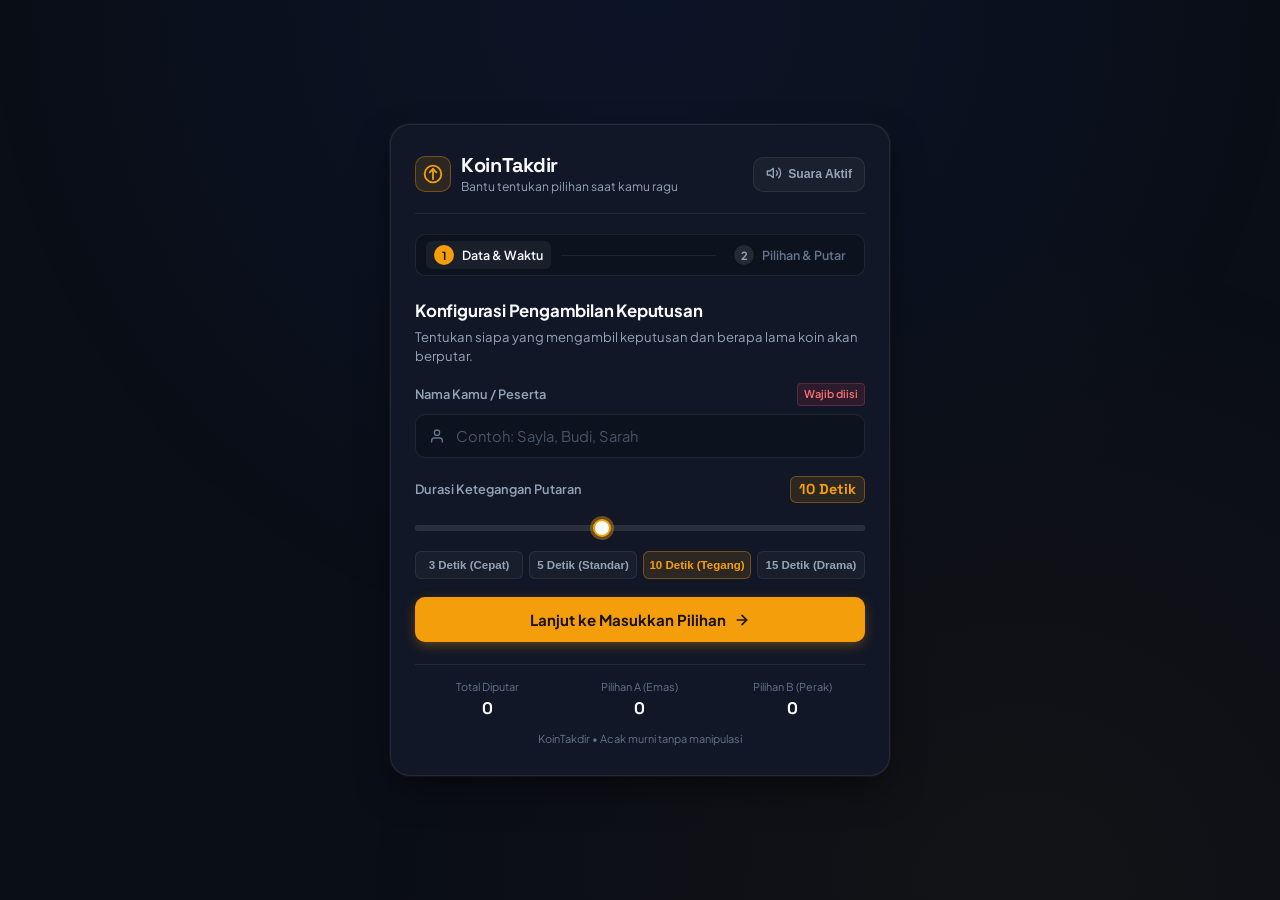
<file: index.html>
<!DOCTYPE html>
<html lang="id">
<head>
    <meta charset="UTF-8">
    <meta name="viewport" content="width=device-width, initial-scale=1.0">
    <title>KoinTakdir — Pembuat Keputusan Dua Pilihan</title>
    <meta name="description" content="Aplikasi web penentu keputusan dua pilihan dengan animasi koin 3D dan audio interaktif.">
    <link rel="preconnect" href="https://fonts.googleapis.com">
    <link rel="preconnect" href="https://fonts.gstatic.com" crossorigin>
    <link href="https://fonts.googleapis.com/css2?family=Plus+Jakarta+Sans:wght@400;500;600;700;800&family=Space+Grotesk:wght@600;700&display=swap" rel="stylesheet">
    <link rel="stylesheet" href="style.css">
</head>
<body>

    <div class="background-glow" aria-hidden="true"></div>
    <canvas id="confettiCanvas" aria-hidden="true"></canvas>

    <!-- Main Container -->
    <main class="app-shell" id="appShell">
        
        <!-- Header -->
        <header class="app-header">
            <div class="brand">
                <div class="brand-icon" aria-hidden="true">
                    <svg width="20" height="20" viewBox="0 0 24 24" fill="none" stroke="currentColor" stroke-width="2.2" stroke-linecap="round" stroke-linejoin="round">
                        <circle cx="12" cy="12" r="10"></circle>
                        <path d="M12 6v12"></path>
                        <path d="M8 10l4-4 4 4"></path>
                    </svg>
                </div>
                <div>
                    <h1 class="brand-title">KoinTakdir</h1>
                    <p class="brand-subtitle">Bantu tentukan pilihan saat kamu ragu</p>
                </div>
            </div>

            <button class="sound-toggle-btn" id="soundToggleBtn" type="button" aria-label="Pengaturan Suara">
                <span id="soundIcon" aria-hidden="true">
                    <svg width="16" height="16" viewBox="0 0 24 24" fill="none" stroke="currentColor" stroke-width="2" stroke-linecap="round" stroke-linejoin="round">
                        <polygon points="11 5 6 9 2 9 2 15 6 15 11 19 11 5"></polygon>
                        <path d="M19.07 4.93a10 10 0 0 1 0 14.14M15.54 8.46a5 5 0 0 1 0 7.07"></path>
                    </svg>
                </span>
                <span id="soundLabel">Suara Aktif</span>
            </button>
        </header>

        <!-- Step Indicator -->
        <nav class="step-progress" aria-label="Alur langkah">
            <div class="step-badge active" id="stepIndicator1">
                <span class="step-number">1</span>
                <span class="step-text">Data & Waktu</span>
            </div>
            <div class="step-divider" aria-hidden="true"></div>
            <div class="step-badge" id="stepIndicator2">
                <span class="step-number">2</span>
                <span class="step-text">Pilihan & Putar</span>
            </div>
        </nav>

        <!-- ============================================== -->
        <!-- STEP 1: INFORMASI PESERTA & DURASI            -->
        <!-- ============================================== -->
        <section class="panel active" id="panelStep1" aria-labelledby="step1Title">
            <div class="panel-header">
                <h2 class="panel-title" id="step1Title">Konfigurasi Pengambilan Keputusan</h2>
                <p class="panel-description">Tentukan siapa yang mengambil keputusan dan berapa lama koin akan berputar.</p>
            </div>

            <!-- Form Group: Nama Peserta -->
            <div class="form-group">
                <div class="form-label-row">
                    <label for="inputUserName" class="form-label">Nama Kamu / Peserta</label>
                    <span class="badge-required">Wajib diisi</span>
                </div>
                <div class="input-container">
                    <span class="input-icon" aria-hidden="true">
                        <svg width="16" height="16" viewBox="0 0 24 24" fill="none" stroke="currentColor" stroke-width="2" stroke-linecap="round" stroke-linejoin="round">
                            <path d="M20 21v-2a4 4 0 0 0-4-4H8a4 4 0 0 0-4 4v2"></path>
                            <circle cx="12" cy="7" r="4"></circle>
                        </svg>
                    </span>
                    <input 
                        type="text" 
                        id="inputUserName" 
                        placeholder="Contoh: Sayla, Budi, Sarah" 
                        autocomplete="name"
                        maxlength="40"
                    >
                </div>
                <p class="form-error" id="userNameError" role="alert"></p>
            </div>

            <!-- Form Group: Durasi Putaran -->
            <div class="form-group">
                <div class="form-label-row">
                    <label for="timerSlider" class="form-label">Durasi Ketegangan Putaran</label>
                    <span class="timer-counter" id="timerDisplay">10 Detik</span>
                </div>

                <div class="slider-wrapper">
                    <input 
                        type="range" 
                        id="timerSlider" 
                        min="3" 
                        max="20" 
                        value="10" 
                        step="1"
                        aria-valuemin="3" 
                        aria-valuemax="20" 
                        aria-valuenow="10"
                    >
                </div>

                <div class="presets-row" role="group" aria-label="Pilihan durasi cepat">
                    <button type="button" class="preset-chip" data-time="3">3 Detik (Cepat)</button>
                    <button type="button" class="preset-chip" data-time="5">5 Detik (Standar)</button>
                    <button type="button" class="preset-chip active" data-time="10">10 Detik (Tegang)</button>
                    <button type="button" class="preset-chip" data-time="15">15 Detik (Drama)</button>
                </div>
            </div>

            <button type="button" class="btn-primary" id="btnGoToStep2">
                <span>Lanjut ke Masukkan Pilihan</span>
                <svg width="16" height="16" viewBox="0 0 24 24" fill="none" stroke="currentColor" stroke-width="2.5" stroke-linecap="round" stroke-linejoin="round" aria-hidden="true">
                    <line x1="5" y1="12" x2="19" y2="12"></line>
                    <polyline points="12 5 19 12 12 19"></polyline>
                </svg>
            </button>
        </section>

        <!-- ============================================== -->
        <!-- STEP 2: MASUKKAN 2 PILIHAN & ARENA KOIN 3D    -->
        <!-- ============================================== -->
        <section class="panel" id="panelStep2" aria-labelledby="step2Title">
            
            <!-- Summary Bar -->
            <div class="session-summary">
                <div class="session-meta">
                    <span class="user-pill" id="summaryUserName">Peserta: -</span>
                    <span class="dot-separator" aria-hidden="true">•</span>
                    <span class="time-pill" id="summaryDuration">10 Detik</span>
                </div>
                <button type="button" class="btn-text-action" id="btnBackToStep1">
                    ← Ubah Data
                </button>
            </div>

            <div class="panel-header">
                <h2 class="panel-title" id="step2Title">Masukkan Dua Pilihan Kamu</h2>
                <p class="panel-description">Tuliskan kedua hal yang membuatmu bimbang. Koin akan memilih salah satunya secara acak.</p>
            </div>

            <!-- Input Opsi A -->
            <div class="form-group">
                <div class="form-label-row">
                    <label for="inputOptionA" class="form-label label-gold">
                        <span class="side-indicator gold" aria-hidden="true">A</span>
                        <span>Pilihan A (Sisi Emas)</span>
                    </label>
                    <span class="badge-required">Wajib diisi</span>
                </div>
                <input 
                    type="text" 
                    id="inputOptionA" 
                    placeholder="Contoh: Maju Nyatakan Perasaan" 
                    maxlength="80"
                    autocomplete="off"
                >
                <p class="form-error" id="optionAError" role="alert"></p>
            </div>

            <!-- Input Opsi B -->
            <div class="form-group">
                <div class="form-label-row">
                    <label for="inputOptionB" class="form-label label-silver">
                        <span class="side-indicator silver" aria-hidden="true">B</span>
                        <span>Pilihan B (Sisi Perak)</span>
                    </label>
                    <span class="badge-required">Wajib diisi</span>
                </div>
                <input 
                    type="text" 
                    id="inputOptionB" 
                    placeholder="Contoh: Pendam dan Lupakan" 
                    maxlength="80"
                    autocomplete="off"
                >
                <p class="form-error" id="optionBError" role="alert"></p>
            </div>

            <!-- Contoh Cepat -->
            <div class="quick-examples">
                <span class="examples-label">Butuh inspirasi contoh?</span>
                <div class="examples-list">
                    <button type="button" class="btn-example" data-a="Nasi Padang Komplit" data-b="Mie Instan 2 Bungkus">Padang vs Mie</button>
                    <button type="button" class="btn-example" data-a="Maju Nyatakan Perasaan" data-b="Pendam dan Lupakan">Maju vs Pendam</button>
                    <button type="button" class="btn-example" data-a="Kerjakan Tugas Sekarang" data-b="Istirahat Dulu 30 Menit">Kerja vs Istirahat</button>
                </div>
            </div>

            <!-- Arena Koin 3D (In-Place, Non-Overlapping) -->
            <div class="coin-arena" aria-label="Animasi Koin 3D">
                <div class="pedestal-ring" aria-hidden="true"></div>
                <div class="coin-wrapper" id="coinWrapper" role="button" tabindex="0" title="Klik untuk memutar koin">
                    <div class="coin" id="coin">
                        <!-- Sisi A (Emas) -->
                        <div class="coin-face coin-face-heads" id="faceA">
                            <svg class="coin-emblem" viewBox="0 0 24 24" fill="currentColor" aria-hidden="true">
                                <circle cx="12" cy="12" r="5"></circle>
                                <line x1="12" y1="1" x2="12" y2="3" stroke="currentColor" stroke-width="2.5"></line>
                                <line x1="12" y1="21" x2="12" y2="23" stroke="currentColor" stroke-width="2.5"></line>
                                <line x1="4.22" y1="4.22" x2="5.64" y2="5.64" stroke="currentColor" stroke-width="2.5"></line>
                                <line x1="18.36" y1="18.36" x2="19.78" y2="19.78" stroke="currentColor" stroke-width="2.5"></line>
                                <line x1="1" y1="12" x2="3" y2="12" stroke="currentColor" stroke-width="2.5"></line>
                                <line x1="21" y1="12" x2="23" y2="12" stroke="currentColor" stroke-width="2.5"></line>
                            </svg>
                            <span class="coin-letter">A</span>
                        </div>

                        <!-- Sisi B (Perak) -->
                        <div class="coin-face coin-face-tails" id="faceB">
                            <svg class="coin-emblem" viewBox="0 0 24 24" fill="currentColor" aria-hidden="true">
                                <path d="M21 12.79A9 9 0 1 1 11.21 3 7 7 0 0 0 21 12.79z"></path>
                            </svg>
                            <span class="coin-letter">B</span>
                        </div>
                    </div>
                </div>
                <div class="coin-shadow" id="coinShadow" aria-hidden="true"></div>
            </div>

            <!-- Ticker & Instruksi -->
            <div class="status-ticker" id="statusTicker" aria-live="polite"></div>

            <!-- Tombol Putar Utama -->
            <button type="button" class="btn-primary" id="btnFlipCoin">
                <span class="btn-icon" aria-hidden="true">
                    <svg width="18" height="18" viewBox="0 0 24 24" fill="none" stroke="currentColor" stroke-width="2.5" stroke-linecap="round" stroke-linejoin="round">
                        <polygon points="13 2 3 14 12 14 11 22 21 10 12 10 13 2"></polygon>
                    </svg>
                </span>
                <span id="btnFlipText">Putar Koin Keputusan</span>
            </button>

            <!-- Kartu Hasil Keputusan (Verdict) -->
            <div class="verdict-container" id="verdictContainer" aria-live="assertive">
                <div class="verdict-card">
                    <div class="verdict-header">
                        <span class="verdict-tag" id="verdictTag">Keputusan Resmi</span>
                        <span class="verdict-user" id="verdictUser"></span>
                    </div>

                    <div class="verdict-result">
                        <div class="verdict-side-pill" id="verdictSide">Sisi Terpilih</div>
                        <h3 class="verdict-choice" id="verdictChoice"></h3>
                    </div>

                    <div class="verdict-actions">
                        <button type="button" class="btn-secondary" id="btnCopyVerdict">
                            <svg width="14" height="14" viewBox="0 0 24 24" fill="none" stroke="currentColor" stroke-width="2" stroke-linecap="round" stroke-linejoin="round" aria-hidden="true">
                                <rect x="9" y="9" width="13" height="13" rx="2" ry="2"></rect>
                                <path d="M5 15H4a2 2 0 0 1-2-2V4a2 2 0 0 1 2-2h9a2 2 0 0 1 2 2v1"></path>
                            </svg>
                            <span id="copyButtonText">Salin Hasil</span>
                        </button>
                        <button type="button" class="btn-secondary" id="btnReplayFlip">
                            <svg width="14" height="14" viewBox="0 0 24 24" fill="none" stroke="currentColor" stroke-width="2" stroke-linecap="round" stroke-linejoin="round" aria-hidden="true">
                                <polyline points="23 4 23 10 17 10"></polyline>
                                <path d="M20.49 15a9 9 0 1 1-2.12-9.36L23 10"></path>
                            </svg>
                            <span>Putar Ulang</span>
                        </button>
                    </div>
                </div>
            </div>
        </section>

        <!-- Footer Ringkas & Statistik -->
        <footer class="app-footer">
            <div class="stats-row">
                <div class="stat-item">
                    <span class="stat-label">Total Diputar</span>
                    <span class="stat-value" id="statTotalCount">0</span>
                </div>
                <div class="stat-item">
                    <span class="stat-label">Pilihan A (Emas)</span>
                    <span class="stat-value" id="statCountA">0</span>
                </div>
                <div class="stat-item">
                    <span class="stat-label">Pilihan B (Perak)</span>
                    <span class="stat-value" id="statCountB">0</span>
                </div>
            </div>
            <div class="footer-note">
                <span>KoinTakdir • Acak murni tanpa manipulasi</span>
            </div>
        </footer>
    </main>

    <!-- Toast Notification Element -->
    <div class="toast" id="toastMessage" role="status" aria-live="polite"></div>

    <script src="app.js"></script>
</body>
</html>
</file>
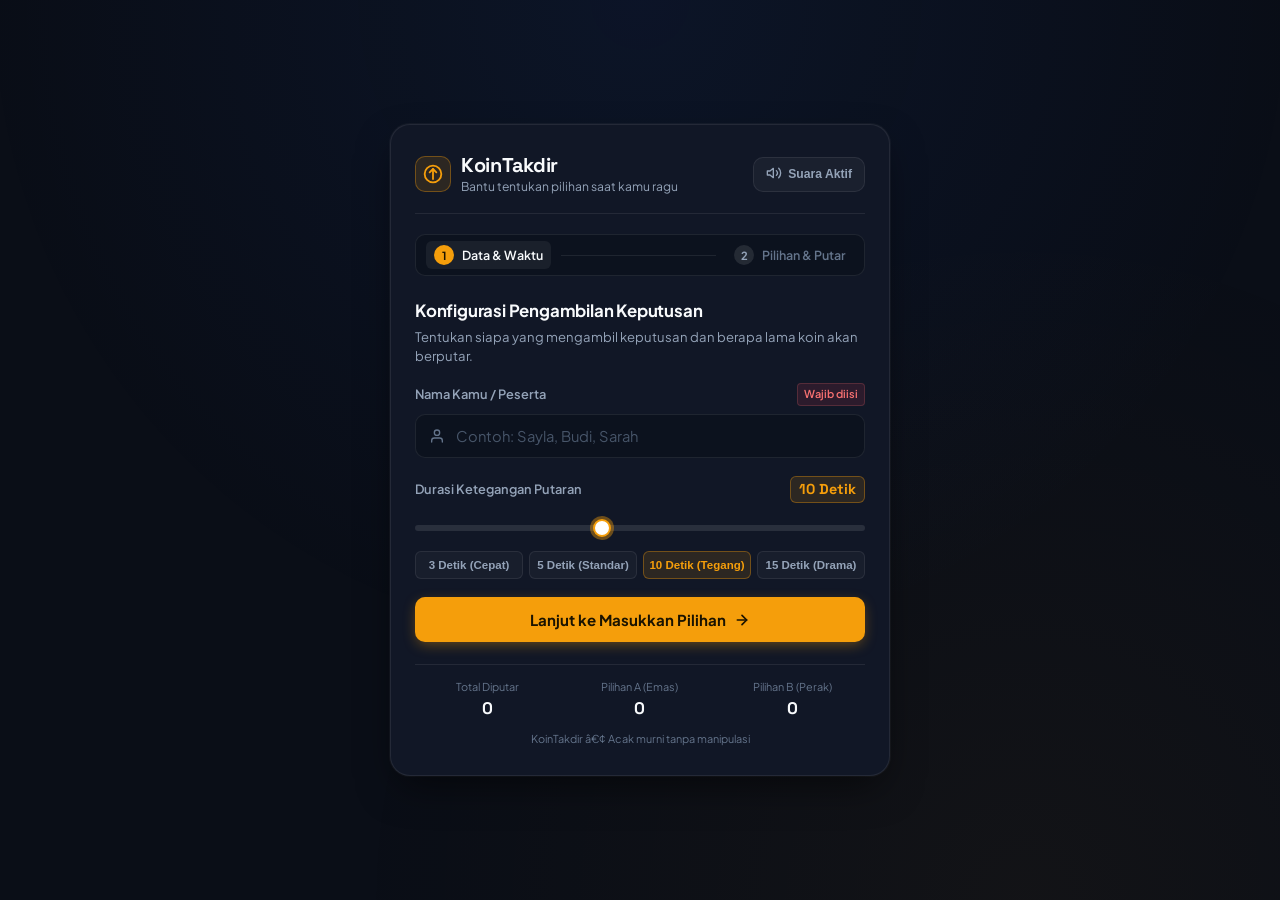
<file: index.standalone.html>
﻿<!DOCTYPE html>
<html lang="id">
<head>
    <meta charset="UTF-8">
    <meta name="viewport" content="width=device-width, initial-scale=1.0">
    <title>KoinTakdir â€” Pembuat Keputusan Dua Pilihan</title>
    <meta name="description" content="Aplikasi web penentu keputusan dua pilihan dengan animasi koin 3D dan audio interaktif.">
    <link rel="preconnect" href="https://fonts.googleapis.com">
    <link rel="preconnect" href="https://fonts.gstatic.com" crossorigin>
    <link href="https://fonts.googleapis.com/css2?family=Plus+Jakarta+Sans:wght@400;500;600;700;800&family=Space+Grotesk:wght@600;700&display=swap" rel="stylesheet">
    <style>
/* ==========================================================================
   KOINTAKDIR â€” REFINED DESIGN SYSTEM & STYLESHEET
   Clean, modern, readable, and professional (Zero AI Slop)
   ========================================================================== */

:root {
    /* Color Palette: Refined Neutral Slate & Precious Metals */
    --bg-page: #0a0e17;
    --bg-surface: #111726;
    --bg-surface-elevated: #182236;
    --bg-input: #0c121e;
    
    --border-subtle: rgba(255, 255, 255, 0.08);
    --border-hover: rgba(255, 255, 255, 0.16);
    --border-focus: #f59e0b;
    
    /* Text Hierarchy */
    --text-primary: #f8fafc;
    --text-secondary: #94a3b8;
    --text-muted: #64748b;
    
    /* Metallic Accents */
    --gold-primary: #f59e0b;
    --gold-hover: #d97706;
    --gold-subtle: rgba(245, 158, 11, 0.12);
    --gold-border: rgba(245, 158, 11, 0.35);
    
    --silver-primary: #cbd5e1;
    --silver-subtle: rgba(203, 213, 225, 0.12);
    --silver-border: rgba(203, 213, 225, 0.35);
    
    /* Functional */
    --danger: #f43f5e;
    --danger-subtle: rgba(244, 63, 94, 0.12);
    --radius-sm: 6px;
    --radius-md: 10px;
    --radius-lg: 16px;
    --radius-xl: 20px;
    
    --shadow-card: 0 16px 40px -10px rgba(0, 0, 0, 0.6), 0 0 1px 1px rgba(255, 255, 255, 0.05);
    --shadow-btn: 0 4px 14px -2px rgba(245, 158, 11, 0.4);
}

/* Base Reset & Typography */
* {
    box-sizing: border-box;
    margin: 0;
    padding: 0;
}

body {
    background-color: var(--bg-page);
    color: var(--text-primary);
    font-family: 'Plus Jakarta Sans', -apple-system, BlinkMacSystemFont, 'Segoe UI', Roboto, sans-serif;
    min-height: 100vh;
    display: flex;
    flex-direction: column;
    align-items: center;
    justify-content: center;
    padding: 24px 16px;
    overflow-x: hidden;
    position: relative;
    line-height: 1.5;
    -webkit-font-smoothing: antialiased;
}

/* Subtle Ambient Gradient (Refined, not muddy) */
.background-glow {
    position: fixed;
    top: 0;
    left: 0;
    width: 100vw;
    height: 100vh;
    background: 
        radial-gradient(circle at 50% 0%, rgba(37, 99, 235, 0.08) 0%, transparent 60%),
        radial-gradient(circle at 80% 100%, rgba(245, 158, 11, 0.04) 0%, transparent 50%);
    pointer-events: none;
    z-index: 0;
}

#confettiCanvas {
    position: fixed;
    top: 0;
    left: 0;
    width: 100vw;
    height: 100vh;
    pointer-events: none;
    z-index: 1000;
}

/* App Shell Container */
.app-shell {
    background: var(--bg-surface);
    border: 1px solid var(--border-subtle);
    border-radius: var(--radius-xl);
    box-shadow: var(--shadow-card);
    width: 100%;
    max-width: 500px;
    padding: 28px 24px;
    position: relative;
    z-index: 10;
    transition: border-color 0.3s ease;
}

.app-shell.suspense-active {
    border-color: rgba(244, 63, 94, 0.4);
}

/* Header & Brand */
.app-header {
    display: flex;
    justify-content: space-between;
    align-items: center;
    padding-bottom: 18px;
    margin-bottom: 20px;
    border-bottom: 1px solid var(--border-subtle);
}

.brand {
    display: flex;
    align-items: center;
    gap: 10px;
    text-align: left;
}

.brand-icon {
    width: 36px;
    height: 36px;
    border-radius: var(--radius-md);
    background: var(--gold-subtle);
    border: 1px solid var(--gold-border);
    display: flex;
    align-items: center;
    justify-content: center;
    color: var(--gold-primary);
}

.brand-title {
    font-family: 'Space Grotesk', sans-serif;
    font-size: 1.25rem;
    font-weight: 700;
    color: var(--text-primary);
    letter-spacing: -0.3px;
    line-height: 1.2;
}

.brand-subtitle {
    font-size: 0.76rem;
    color: var(--text-secondary);
}

/* Sound Toggle Control */
.sound-toggle-btn {
    background: rgba(255, 255, 255, 0.04);
    border: 1px solid var(--border-subtle);
    color: var(--text-secondary);
    padding: 7px 12px;
    border-radius: var(--radius-md);
    font-size: 0.76rem;
    font-weight: 600;
    display: inline-flex;
    align-items: center;
    gap: 6px;
    cursor: pointer;
    transition: all 0.2s ease;
}

.sound-toggle-btn:hover {
    background: rgba(255, 255, 255, 0.08);
    color: var(--text-primary);
    border-color: var(--border-hover);
}

/* Step Progress Indicator */
.step-progress {
    display: flex;
    align-items: center;
    justify-content: space-between;
    background: var(--bg-input);
    border: 1px solid var(--border-subtle);
    padding: 6px 10px;
    border-radius: var(--radius-md);
    margin-bottom: 22px;
}

.step-badge {
    display: flex;
    align-items: center;
    gap: 8px;
    font-size: 0.78rem;
    font-weight: 600;
    color: var(--text-muted);
    padding: 4px 8px;
    border-radius: var(--radius-sm);
    transition: all 0.2s ease;
}

.step-badge.active {
    color: var(--text-primary);
    background: rgba(255, 255, 255, 0.06);
}

.step-number {
    width: 20px;
    height: 20px;
    border-radius: 50%;
    background: rgba(255, 255, 255, 0.1);
    color: var(--text-secondary);
    font-size: 0.7rem;
    font-weight: 700;
    display: flex;
    align-items: center;
    justify-content: center;
}

.step-badge.active .step-number {
    background: var(--gold-primary);
    color: #1a1300;
}

.step-divider {
    flex-grow: 1;
    height: 1px;
    background: var(--border-subtle);
    margin: 0 10px;
}

/* Panels */
.panel {
    display: none;
    opacity: 0;
    transform: translateY(4px);
    transition: opacity 0.25s ease, transform 0.25s ease;
}

.panel.active {
    display: block;
    opacity: 1;
    transform: translateY(0);
}

.panel-header {
    text-align: left;
    margin-bottom: 18px;
}

.panel-title {
    font-size: 1.05rem;
    font-weight: 700;
    color: var(--text-primary);
    margin-bottom: 4px;
    letter-spacing: -0.2px;
}

.panel-description {
    font-size: 0.82rem;
    color: var(--text-secondary);
    line-height: 1.45;
}

/* Form Controls */
.form-group {
    margin-bottom: 18px;
    text-align: left;
}

.form-label-row {
    display: flex;
    justify-content: space-between;
    align-items: center;
    margin-bottom: 8px;
}

.form-label {
    font-size: 0.8rem;
    font-weight: 600;
    color: var(--text-secondary);
    display: inline-flex;
    align-items: center;
    gap: 6px;
}

.form-label.label-gold { color: #facc15; }
.form-label.label-silver { color: #cbd5e1; }

.side-indicator {
    display: inline-flex;
    align-items: center;
    justify-content: center;
    width: 18px;
    height: 18px;
    border-radius: 4px;
    font-size: 0.68rem;
    font-weight: 800;
}

.side-indicator.gold {
    background: var(--gold-primary);
    color: #1a1300;
}

.side-indicator.silver {
    background: #cbd5e1;
    color: #0f172a;
}

.badge-required {
    font-size: 0.68rem;
    font-weight: 600;
    color: #f87171;
    background: var(--danger-subtle);
    padding: 2px 6px;
    border-radius: 4px;
    border: 1px solid rgba(248, 113, 113, 0.2);
}

.input-container {
    position: relative;
    display: flex;
    align-items: center;
}

.input-icon {
    position: absolute;
    left: 14px;
    color: var(--text-muted);
    display: flex;
    align-items: center;
    pointer-events: none;
}

input[type="text"] {
    width: 100%;
    background: var(--bg-input);
    border: 1px solid var(--border-subtle);
    border-radius: var(--radius-md);
    padding: 12px 14px;
    color: var(--text-primary);
    font-family: inherit;
    font-size: 0.92rem;
    transition: all 0.2s ease;
}

.input-container input[type="text"] {
    padding-left: 40px;
}

input[type="text"]::placeholder {
    color: #475569;
}

input[type="text"]:focus {
    outline: none;
    border-color: var(--border-focus);
    background: #101625;
    box-shadow: 0 0 0 3px rgba(245, 158, 11, 0.15);
}

input[type="text"].is-invalid {
    border-color: var(--danger) !important;
    background: rgba(244, 63, 94, 0.04);
}

.form-error {
    display: none;
    font-size: 0.76rem;
    color: #fb7185;
    margin-top: 6px;
}

.form-error.visible {
    display: block;
}

/* Timer Slider & Presets */
.timer-counter {
    font-family: 'Space Grotesk', sans-serif;
    font-size: 0.9rem;
    font-weight: 700;
    color: var(--gold-primary);
    background: var(--gold-subtle);
    border: 1px solid var(--gold-border);
    padding: 2px 8px;
    border-radius: var(--radius-sm);
}

.slider-wrapper {
    margin: 10px 0 14px 0;
}

input[type="range"] {
    width: 100%;
    height: 6px;
    border-radius: 3px;
    background: rgba(255, 255, 255, 0.1);
    outline: none;
    -webkit-appearance: none;
    cursor: pointer;
}

input[type="range"]::-webkit-slider-thumb {
    -webkit-appearance: none;
    width: 18px;
    height: 18px;
    border-radius: 50%;
    background: #ffffff;
    cursor: pointer;
    box-shadow: 0 0 0 3px rgba(245, 158, 11, 0.4);
    border: 2px solid var(--gold-primary);
    transition: transform 0.15s ease;
}

input[type="range"]::-webkit-slider-thumb:hover {
    transform: scale(1.15);
}

.presets-row {
    display: grid;
    grid-template-columns: repeat(4, 1fr);
    gap: 6px;
}

.preset-chip {
    background: rgba(255, 255, 255, 0.03);
    border: 1px solid var(--border-subtle);
    border-radius: var(--radius-sm);
    color: var(--text-secondary);
    font-size: 0.72rem;
    font-weight: 600;
    padding: 7px 4px;
    cursor: pointer;
    transition: all 0.2s ease;
    text-align: center;
}

.preset-chip:hover, .preset-chip.active {
    background: var(--gold-subtle);
    border-color: var(--gold-border);
    color: var(--gold-primary);
}

/* Step 2 Session Summary */
.session-summary {
    display: flex;
    justify-content: space-between;
    align-items: center;
    background: var(--bg-input);
    border: 1px solid var(--border-subtle);
    padding: 8px 12px;
    border-radius: var(--radius-md);
    margin-bottom: 16px;
    font-size: 0.78rem;
}

.session-meta {
    display: flex;
    align-items: center;
    gap: 6px;
}

.user-pill {
    color: #38bdf8;
    font-weight: 700;
}

.dot-separator {
    color: var(--text-muted);
}

.time-pill {
    color: var(--gold-primary);
    font-weight: 700;
}

.btn-text-action {
    background: none;
    border: none;
    color: var(--text-secondary);
    font-size: 0.75rem;
    font-weight: 600;
    cursor: pointer;
    transition: color 0.2s;
}

.btn-text-action:hover {
    color: var(--text-primary);
    text-decoration: underline;
}

/* Quick Examples */
.quick-examples {
    margin-top: -6px;
    margin-bottom: 16px;
    text-align: left;
}

.examples-label {
    font-size: 0.72rem;
    color: var(--text-muted);
    margin-right: 6px;
}

.examples-list {
    display: inline-flex;
    gap: 6px;
    flex-wrap: wrap;
    margin-top: 4px;
}

.btn-example {
    background: rgba(255, 255, 255, 0.04);
    border: 1px solid var(--border-subtle);
    border-radius: 4px;
    color: var(--text-secondary);
    font-size: 0.7rem;
    font-weight: 600;
    padding: 2px 7px;
    cursor: pointer;
    transition: all 0.15s;
}

.btn-example:hover {
    background: rgba(255, 255, 255, 0.08);
    color: var(--text-primary);
    border-color: var(--border-hover);
}

/* ==========================================================================
   PRECISION 3D COIN ARENA (CONTAINED, CLEAN EMBOSSED FACES)
   ========================================================================== */
.coin-arena {
    position: relative;
    width: 100%;
    height: 155px;
    margin: 10px 0 14px 0;
    display: flex;
    flex-direction: column;
    align-items: center;
    justify-content: center;
    background: rgba(0, 0, 0, 0.25);
    border: 1px solid var(--border-subtle);
    border-radius: var(--radius-lg);
}

.pedestal-ring {
    position: absolute;
    width: 130px;
    height: 130px;
    border-radius: 50%;
    border: 1px dashed rgba(255, 255, 255, 0.1);
    animation: rotatePedestal 24s linear infinite;
    pointer-events: none;
}

@keyframes rotatePedestal {
    from { transform: rotate(0deg); }
    to { transform: rotate(360deg); }
}

.coin-wrapper {
    perspective: 1000px;
    -webkit-perspective: 1000px;
    width: 110px;
    height: 110px;
    position: relative;
    cursor: pointer;
    user-select: none;
    -webkit-user-select: none;
    z-index: 5;
}

.coin-wrapper:not(.flipping) {
    animation: idleFloat 3s ease-in-out infinite alternate;
}

@keyframes idleFloat {
    0% { transform: translateY(0); }
    100% { transform: translateY(-4px); }
}

/* Strictly In-Place Rotation Physics: No upward leap covering inputs */
.coin-wrapper.flipping {
    animation: flipInPlace 10s cubic-bezier(0.08, 0.95, 0.15, 1) forwards;
}

@keyframes flipInPlace {
    0% { transform: scale(1); }
    15% { transform: scale(1.06); }
    50% { transform: scale(1.02); }
    100% { transform: scale(1); }
}

.coin {
    width: 100%;
    height: 100%;
    position: relative;
    transform-style: preserve-3d;
    -webkit-transform-style: preserve-3d;
    border-radius: 50%;
}

.coin-shadow {
    width: 80px;
    height: 10px;
    background: radial-gradient(ellipse at center, rgba(0, 0, 0, 0.6) 0%, rgba(0, 0, 0, 0) 75%);
    border-radius: 50%;
    margin-top: 6px;
}

/* 3D Coin Faces (Minted Metallic Texture) */
.coin-face {
    position: absolute;
    width: 100%;
    height: 100%;
    border-radius: 50%;
    backface-visibility: hidden;
    -webkit-backface-visibility: hidden;
    display: flex;
    flex-direction: column;
    align-items: center;
    justify-content: center;
    box-shadow: 
        inset 0 0 0 2px rgba(0, 0, 0, 0.35),
        inset 0 0 12px rgba(0, 0, 0, 0.45),
        inset 0 2px 4px rgba(255, 255, 255, 0.45),
        0 8px 20px rgba(0, 0, 0, 0.5);
}

/* Side A (Gold) */
.coin-face-heads {
    background: radial-gradient(circle at 35% 30%, #fffbeb 0%, #f59e0b 45%, #b45309 80%, #78350f 100%);
    border: 4px ridge #d97706;
    color: #451a03;
    transform: rotateY(0deg) translateZ(4px);
    -webkit-transform: rotateY(0deg) translateZ(4px);
}

/* Side B (Silver) */
.coin-face-tails {
    background: radial-gradient(circle at 35% 30%, #ffffff 0%, #cbd5e1 45%, #64748b 80%, #334155 100%);
    border: 4px ridge #94a3b8;
    color: #0f172a;
    transform: rotateY(180deg) translateZ(4px);
    -webkit-transform: rotateY(180deg) translateZ(4px);
}

.coin-emblem {
    width: 22px;
    height: 22px;
    margin-bottom: 2px;
    filter: drop-shadow(0 1px 2px rgba(0,0,0,0.25));
}

.coin-letter {
    font-family: 'Space Grotesk', sans-serif;
    font-size: 2.3rem;
    font-weight: 800;
    line-height: 1;
    text-shadow: 1px 1px 2px rgba(255, 255, 255, 0.5), -1px -1px 2px rgba(0, 0, 0, 0.3);
    letter-spacing: -1px;
}

/* Suspense Status Ticker */
.status-ticker {
    min-height: 20px;
    font-size: 0.8rem;
    font-weight: 600;
    color: var(--text-muted);
    margin-bottom: 12px;
    transition: color 0.2s;
}

.status-ticker.active {
    color: #fb7185;
    animation: pulseTicker 1s infinite alternate ease-in-out;
}

@keyframes pulseTicker {
    0% { opacity: 0.8; }
    100% { opacity: 1; color: var(--gold-primary); }
}

/* Primary Action Button */
.btn-primary {
    background: var(--gold-primary);
    color: #1a1300;
    border: none;
    padding: 13px 22px;
    font-family: inherit;
    font-size: 0.94rem;
    font-weight: 700;
    border-radius: var(--radius-md);
    cursor: pointer;
    box-shadow: var(--shadow-btn);
    width: 100%;
    transition: all 0.2s ease;
    display: inline-flex;
    align-items: center;
    justify-content: center;
    gap: 8px;
}

.btn-primary:hover:not(:disabled) {
    background: var(--gold-hover);
    transform: translateY(-1px);
    box-shadow: 0 6px 20px -2px rgba(245, 158, 11, 0.55);
}

.btn-primary:active:not(:disabled) {
    transform: translateY(1px);
}

.btn-primary:disabled {
    background: rgba(255, 255, 255, 0.08);
    color: var(--text-muted);
    box-shadow: none;
    cursor: not-allowed;
}

/* Verdict / Result Card */
.verdict-container {
    margin-top: 18px;
    min-height: 80px;
    display: flex;
    flex-direction: column;
}

.verdict-card {
    display: none;
    background: var(--bg-surface-elevated);
    border: 1px solid var(--gold-border);
    border-radius: var(--radius-lg);
    padding: 18px 20px;
    text-align: center;
    animation: scaleIn 0.35s cubic-bezier(0.175, 0.885, 0.32, 1.275) forwards;
}

.verdict-card.visible {
    display: block;
}

@keyframes scaleIn {
    from { opacity: 0; transform: scale(0.95); }
    to { opacity: 1; transform: scale(1); }
}

.verdict-header {
    display: flex;
    justify-content: space-between;
    align-items: center;
    margin-bottom: 12px;
    padding-bottom: 8px;
    border-bottom: 1px solid var(--border-subtle);
    font-size: 0.76rem;
}

.verdict-tag {
    color: var(--gold-primary);
    font-weight: 700;
    text-transform: uppercase;
    letter-spacing: 0.5px;
}

.verdict-user {
    color: var(--text-secondary);
    font-weight: 600;
}

.verdict-side-pill {
    display: inline-block;
    font-size: 0.74rem;
    font-weight: 700;
    color: var(--text-secondary);
    margin-bottom: 6px;
}

.verdict-choice {
    font-family: 'Space Grotesk', sans-serif;
    font-size: 1.5rem;
    font-weight: 700;
    color: var(--text-primary);
    line-height: 1.3;
    letter-spacing: -0.3px;
    margin-bottom: 14px;
}

.verdict-actions {
    display: flex;
    gap: 8px;
    justify-content: center;
}

.btn-secondary {
    background: rgba(255, 255, 255, 0.05);
    border: 1px solid var(--border-subtle);
    color: var(--text-primary);
    padding: 8px 14px;
    font-family: inherit;
    font-size: 0.78rem;
    font-weight: 600;
    border-radius: var(--radius-md);
    cursor: pointer;
    transition: all 0.2s ease;
    display: inline-flex;
    align-items: center;
    gap: 6px;
}

.btn-secondary:hover {
    background: rgba(255, 255, 255, 0.1);
    border-color: var(--border-hover);
    transform: translateY(-1px);
}

/* Footer Stats */
.app-footer {
    margin-top: 22px;
    padding-top: 14px;
    border-top: 1px solid var(--border-subtle);
}

.stats-row {
    display: grid;
    grid-template-columns: repeat(3, 1fr);
    gap: 8px;
    margin-bottom: 10px;
}

.stat-item {
    text-align: center;
}

.stat-label {
    display: block;
    font-size: 0.68rem;
    color: var(--text-muted);
}

.stat-value {
    font-family: 'Space Grotesk', sans-serif;
    font-size: 1.05rem;
    font-weight: 700;
    color: var(--text-primary);
}

.footer-note {
    font-size: 0.68rem;
    color: var(--text-muted);
    text-align: center;
}

/* Toast Message */
.toast {
    position: fixed;
    bottom: 24px;
    background: #1e293b;
    color: #ffffff;
    border: 1px solid var(--border-hover);
    padding: 10px 18px;
    border-radius: 50px;
    font-size: 0.82rem;
    font-weight: 600;
    box-shadow: 0 10px 25px rgba(0, 0, 0, 0.5);
    z-index: 1000;
    transform: translateY(40px);
    opacity: 0;
    pointer-events: none;
    transition: all 0.3s cubic-bezier(0.175, 0.885, 0.32, 1.275);
}

.toast.show {
    transform: translateY(0);
    opacity: 1;
}

/* Mobile Responsiveness */
@media (max-width: 480px) {
    .app-shell {
        padding: 22px 18px;
    }
    
    .presets-row {
        grid-template-columns: repeat(2, 1fr);
    }
    
    .verdict-choice {
        font-size: 1.3rem;
    }
}

</style>
</head>
<body>

    <div class="background-glow" aria-hidden="true"></div>
    <canvas id="confettiCanvas" aria-hidden="true"></canvas>

    <!-- Main Container -->
    <main class="app-shell" id="appShell">
        
        <!-- Header -->
        <header class="app-header">
            <div class="brand">
                <div class="brand-icon" aria-hidden="true">
                    <svg width="20" height="20" viewBox="0 0 24 24" fill="none" stroke="currentColor" stroke-width="2.2" stroke-linecap="round" stroke-linejoin="round">
                        <circle cx="12" cy="12" r="10"></circle>
                        <path d="M12 6v12"></path>
                        <path d="M8 10l4-4 4 4"></path>
                    </svg>
                </div>
                <div>
                    <h1 class="brand-title">KoinTakdir</h1>
                    <p class="brand-subtitle">Bantu tentukan pilihan saat kamu ragu</p>
                </div>
            </div>

            <button class="sound-toggle-btn" id="soundToggleBtn" type="button" aria-label="Pengaturan Suara">
                <span id="soundIcon" aria-hidden="true">
                    <svg width="16" height="16" viewBox="0 0 24 24" fill="none" stroke="currentColor" stroke-width="2" stroke-linecap="round" stroke-linejoin="round">
                        <polygon points="11 5 6 9 2 9 2 15 6 15 11 19 11 5"></polygon>
                        <path d="M19.07 4.93a10 10 0 0 1 0 14.14M15.54 8.46a5 5 0 0 1 0 7.07"></path>
                    </svg>
                </span>
                <span id="soundLabel">Suara Aktif</span>
            </button>
        </header>

        <!-- Step Indicator -->
        <nav class="step-progress" aria-label="Alur langkah">
            <div class="step-badge active" id="stepIndicator1">
                <span class="step-number">1</span>
                <span class="step-text">Data & Waktu</span>
            </div>
            <div class="step-divider" aria-hidden="true"></div>
            <div class="step-badge" id="stepIndicator2">
                <span class="step-number">2</span>
                <span class="step-text">Pilihan & Putar</span>
            </div>
        </nav>

        <!-- ============================================== -->
        <!-- STEP 1: INFORMASI PESERTA & DURASI            -->
        <!-- ============================================== -->
        <section class="panel active" id="panelStep1" aria-labelledby="step1Title">
            <div class="panel-header">
                <h2 class="panel-title" id="step1Title">Konfigurasi Pengambilan Keputusan</h2>
                <p class="panel-description">Tentukan siapa yang mengambil keputusan dan berapa lama koin akan berputar.</p>
            </div>

            <!-- Form Group: Nama Peserta -->
            <div class="form-group">
                <div class="form-label-row">
                    <label for="inputUserName" class="form-label">Nama Kamu / Peserta</label>
                    <span class="badge-required">Wajib diisi</span>
                </div>
                <div class="input-container">
                    <span class="input-icon" aria-hidden="true">
                        <svg width="16" height="16" viewBox="0 0 24 24" fill="none" stroke="currentColor" stroke-width="2" stroke-linecap="round" stroke-linejoin="round">
                            <path d="M20 21v-2a4 4 0 0 0-4-4H8a4 4 0 0 0-4 4v2"></path>
                            <circle cx="12" cy="7" r="4"></circle>
                        </svg>
                    </span>
                    <input 
                        type="text" 
                        id="inputUserName" 
                        placeholder="Contoh: Sayla, Budi, Sarah" 
                        autocomplete="name"
                        maxlength="40"
                    >
                </div>
                <p class="form-error" id="userNameError" role="alert"></p>
            </div>

            <!-- Form Group: Durasi Putaran -->
            <div class="form-group">
                <div class="form-label-row">
                    <label for="timerSlider" class="form-label">Durasi Ketegangan Putaran</label>
                    <span class="timer-counter" id="timerDisplay">10 Detik</span>
                </div>

                <div class="slider-wrapper">
                    <input 
                        type="range" 
                        id="timerSlider" 
                        min="3" 
                        max="20" 
                        value="10" 
                        step="1"
                        aria-valuemin="3" 
                        aria-valuemax="20" 
                        aria-valuenow="10"
                    >
                </div>

                <div class="presets-row" role="group" aria-label="Pilihan durasi cepat">
                    <button type="button" class="preset-chip" data-time="3">3 Detik (Cepat)</button>
                    <button type="button" class="preset-chip" data-time="5">5 Detik (Standar)</button>
                    <button type="button" class="preset-chip active" data-time="10">10 Detik (Tegang)</button>
                    <button type="button" class="preset-chip" data-time="15">15 Detik (Drama)</button>
                </div>
            </div>

            <button type="button" class="btn-primary" id="btnGoToStep2">
                <span>Lanjut ke Masukkan Pilihan</span>
                <svg width="16" height="16" viewBox="0 0 24 24" fill="none" stroke="currentColor" stroke-width="2.5" stroke-linecap="round" stroke-linejoin="round" aria-hidden="true">
                    <line x1="5" y1="12" x2="19" y2="12"></line>
                    <polyline points="12 5 19 12 12 19"></polyline>
                </svg>
            </button>
        </section>

        <!-- ============================================== -->
        <!-- STEP 2: MASUKKAN 2 PILIHAN & ARENA KOIN 3D    -->
        <!-- ============================================== -->
        <section class="panel" id="panelStep2" aria-labelledby="step2Title">
            
            <!-- Summary Bar -->
            <div class="session-summary">
                <div class="session-meta">
                    <span class="user-pill" id="summaryUserName">Peserta: -</span>
                    <span class="dot-separator" aria-hidden="true">â€¢</span>
                    <span class="time-pill" id="summaryDuration">10 Detik</span>
                </div>
                <button type="button" class="btn-text-action" id="btnBackToStep1">
                    â† Ubah Data
                </button>
            </div>

            <div class="panel-header">
                <h2 class="panel-title" id="step2Title">Masukkan Dua Pilihan Kamu</h2>
                <p class="panel-description">Tuliskan kedua hal yang membuatmu bimbang. Koin akan memilih salah satunya secara acak.</p>
            </div>

            <!-- Input Opsi A -->
            <div class="form-group">
                <div class="form-label-row">
                    <label for="inputOptionA" class="form-label label-gold">
                        <span class="side-indicator gold" aria-hidden="true">A</span>
                        <span>Pilihan A (Sisi Emas)</span>
                    </label>
                    <span class="badge-required">Wajib diisi</span>
                </div>
                <input 
                    type="text" 
                    id="inputOptionA" 
                    placeholder="Contoh: Maju Nyatakan Perasaan" 
                    maxlength="80"
                    autocomplete="off"
                >
                <p class="form-error" id="optionAError" role="alert"></p>
            </div>

            <!-- Input Opsi B -->
            <div class="form-group">
                <div class="form-label-row">
                    <label for="inputOptionB" class="form-label label-silver">
                        <span class="side-indicator silver" aria-hidden="true">B</span>
                        <span>Pilihan B (Sisi Perak)</span>
                    </label>
                    <span class="badge-required">Wajib diisi</span>
                </div>
                <input 
                    type="text" 
                    id="inputOptionB" 
                    placeholder="Contoh: Pendam dan Lupakan" 
                    maxlength="80"
                    autocomplete="off"
                >
                <p class="form-error" id="optionBError" role="alert"></p>
            </div>

            <!-- Contoh Cepat -->
            <div class="quick-examples">
                <span class="examples-label">Butuh inspirasi contoh?</span>
                <div class="examples-list">
                    <button type="button" class="btn-example" data-a="Nasi Padang Komplit" data-b="Mie Instan 2 Bungkus">Padang vs Mie</button>
                    <button type="button" class="btn-example" data-a="Maju Nyatakan Perasaan" data-b="Pendam dan Lupakan">Maju vs Pendam</button>
                    <button type="button" class="btn-example" data-a="Kerjakan Tugas Sekarang" data-b="Istirahat Dulu 30 Menit">Kerja vs Istirahat</button>
                </div>
            </div>

            <!-- Arena Koin 3D (In-Place, Non-Overlapping) -->
            <div class="coin-arena" aria-label="Animasi Koin 3D">
                <div class="pedestal-ring" aria-hidden="true"></div>
                <div class="coin-wrapper" id="coinWrapper" role="button" tabindex="0" title="Klik untuk memutar koin">
                    <div class="coin" id="coin">
                        <!-- Sisi A (Emas) -->
                        <div class="coin-face coin-face-heads" id="faceA">
                            <svg class="coin-emblem" viewBox="0 0 24 24" fill="currentColor" aria-hidden="true">
                                <circle cx="12" cy="12" r="5"></circle>
                                <line x1="12" y1="1" x2="12" y2="3" stroke="currentColor" stroke-width="2.5"></line>
                                <line x1="12" y1="21" x2="12" y2="23" stroke="currentColor" stroke-width="2.5"></line>
                                <line x1="4.22" y1="4.22" x2="5.64" y2="5.64" stroke="currentColor" stroke-width="2.5"></line>
                                <line x1="18.36" y1="18.36" x2="19.78" y2="19.78" stroke="currentColor" stroke-width="2.5"></line>
                                <line x1="1" y1="12" x2="3" y2="12" stroke="currentColor" stroke-width="2.5"></line>
                                <line x1="21" y1="12" x2="23" y2="12" stroke="currentColor" stroke-width="2.5"></line>
                            </svg>
                            <span class="coin-letter">A</span>
                        </div>

                        <!-- Sisi B (Perak) -->
                        <div class="coin-face coin-face-tails" id="faceB">
                            <svg class="coin-emblem" viewBox="0 0 24 24" fill="currentColor" aria-hidden="true">
                                <path d="M21 12.79A9 9 0 1 1 11.21 3 7 7 0 0 0 21 12.79z"></path>
                            </svg>
                            <span class="coin-letter">B</span>
                        </div>
                    </div>
                </div>
                <div class="coin-shadow" id="coinShadow" aria-hidden="true"></div>
            </div>

            <!-- Ticker & Instruksi -->
            <div class="status-ticker" id="statusTicker" aria-live="polite"></div>

            <!-- Tombol Putar Utama -->
            <button type="button" class="btn-primary" id="btnFlipCoin">
                <span class="btn-icon" aria-hidden="true">
                    <svg width="18" height="18" viewBox="0 0 24 24" fill="none" stroke="currentColor" stroke-width="2.5" stroke-linecap="round" stroke-linejoin="round">
                        <polygon points="13 2 3 14 12 14 11 22 21 10 12 10 13 2"></polygon>
                    </svg>
                </span>
                <span id="btnFlipText">Putar Koin Keputusan</span>
            </button>

            <!-- Kartu Hasil Keputusan (Verdict) -->
            <div class="verdict-container" id="verdictContainer" aria-live="assertive">
                <div class="verdict-card">
                    <div class="verdict-header">
                        <span class="verdict-tag" id="verdictTag">Keputusan Resmi</span>
                        <span class="verdict-user" id="verdictUser"></span>
                    </div>

                    <div class="verdict-result">
                        <div class="verdict-side-pill" id="verdictSide">Sisi Terpilih</div>
                        <h3 class="verdict-choice" id="verdictChoice"></h3>
                    </div>

                    <div class="verdict-actions">
                        <button type="button" class="btn-secondary" id="btnCopyVerdict">
                            <svg width="14" height="14" viewBox="0 0 24 24" fill="none" stroke="currentColor" stroke-width="2" stroke-linecap="round" stroke-linejoin="round" aria-hidden="true">
                                <rect x="9" y="9" width="13" height="13" rx="2" ry="2"></rect>
                                <path d="M5 15H4a2 2 0 0 1-2-2V4a2 2 0 0 1 2-2h9a2 2 0 0 1 2 2v1"></path>
                            </svg>
                            <span id="copyButtonText">Salin Hasil</span>
                        </button>
                        <button type="button" class="btn-secondary" id="btnReplayFlip">
                            <svg width="14" height="14" viewBox="0 0 24 24" fill="none" stroke="currentColor" stroke-width="2" stroke-linecap="round" stroke-linejoin="round" aria-hidden="true">
                                <polyline points="23 4 23 10 17 10"></polyline>
                                <path d="M20.49 15a9 9 0 1 1-2.12-9.36L23 10"></path>
                            </svg>
                            <span>Putar Ulang</span>
                        </button>
                    </div>
                </div>
            </div>
        </section>

        <!-- Footer Ringkas & Statistik -->
        <footer class="app-footer">
            <div class="stats-row">
                <div class="stat-item">
                    <span class="stat-label">Total Diputar</span>
                    <span class="stat-value" id="statTotalCount">0</span>
                </div>
                <div class="stat-item">
                    <span class="stat-label">Pilihan A (Emas)</span>
                    <span class="stat-value" id="statCountA">0</span>
                </div>
                <div class="stat-item">
                    <span class="stat-label">Pilihan B (Perak)</span>
                    <span class="stat-value" id="statCountB">0</span>
                </div>
            </div>
            <div class="footer-note">
                <span>KoinTakdir â€¢ Acak murni tanpa manipulasi</span>
            </div>
        </footer>
    </main>

    <!-- Toast Notification Element -->
    <div class="toast" id="toastMessage" role="status" aria-live="polite"></div>

    <script>
/**
 * KOINTAKDIR â€” CORE APPLICATION LOGIC
 * Clean, modular, reliable vanilla JavaScript (Zero AI Slop)
 */

(function () {
    'use strict';

    // --- State Application ---
    const state = {
        userName: '',
        duration: 10,
        optionA: '',
        optionB: '',
        isAudioMuted: false,
        isFlipping: false,
        currentRotation: 0,
        totalFlips: 0,
        winsA: 0,
        winsB: 0,
        lastVerdict: null
    };

    // --- DOM Elements Cache ---
    const elements = {
        // Step 1
        panelStep1: document.getElementById('panelStep1'),
        panelStep2: document.getElementById('panelStep2'),
        stepIndicator1: document.getElementById('stepIndicator1'),
        stepIndicator2: document.getElementById('stepIndicator2'),
        inputUserName: document.getElementById('inputUserName'),
        userNameError: document.getElementById('userNameError'),
        timerSlider: document.getElementById('timerSlider'),
        timerDisplay: document.getElementById('timerDisplay'),
        presetChips: document.querySelectorAll('.preset-chip'),
        btnGoToStep2: document.getElementById('btnGoToStep2'),

        // Step 2
        btnBackToStep1: document.getElementById('btnBackToStep1'),
        summaryUserName: document.getElementById('summaryUserName'),
        summaryDuration: document.getElementById('summaryDuration'),
        inputOptionA: document.getElementById('inputOptionA'),
        inputOptionB: document.getElementById('inputOptionB'),
        optionAError: document.getElementById('optionAError'),
        optionBError: document.getElementById('optionBError'),
        exampleButtons: document.querySelectorAll('.btn-example'),

        // 3D Coin & Arena
        coinWrapper: document.getElementById('coinWrapper'),
        coin: document.getElementById('coin'),
        faceA: document.getElementById('faceA'),
        faceB: document.getElementById('faceB'),
        coinShadow: document.getElementById('coinShadow'),
        statusTicker: document.getElementById('statusTicker'),
        btnFlipCoin: document.getElementById('btnFlipCoin'),
        btnFlipText: document.getElementById('btnFlipText'),

        // Verdict Card
        verdictContainer: document.getElementById('verdictContainer'),
        verdictUser: document.getElementById('verdictUser'),
        verdictSide: document.getElementById('verdictSide'),
        verdictChoice: document.getElementById('verdictChoice'),
        btnCopyVerdict: document.getElementById('btnCopyVerdict'),
        copyButtonText: document.getElementById('copyButtonText'),
        btnReplayFlip: document.getElementById('btnReplayFlip'),

        // Audio & Controls
        soundToggleBtn: document.getElementById('soundToggleBtn'),
        soundLabel: document.getElementById('soundLabel'),
        appShell: document.getElementById('appShell'),
        confettiCanvas: document.getElementById('confettiCanvas'),
        toastMessage: document.getElementById('toastMessage'),

        // Stats
        statTotalCount: document.getElementById('statTotalCount'),
        statCountA: document.getElementById('statCountA'),
        statCountB: document.getElementById('statCountB')
    };

    let audioContext = null;
    let countdownTimer = null;
    let tickerInterval = null;
    let toastTimeout = null;

    // =========================================================================
    // 1. AUDIO ENGINE (Web Audio API: Tension & Crowd Cheer/Applause)
    // =========================================================================

    function getAudioContext() {
        if (!audioContext) {
            audioContext = new (window.AudioContext || window.webkitAudioContext)();
        }
        if (audioContext.state === 'suspended') {
            audioContext.resume();
        }
        return audioContext;
    }

    function toggleAudio() {
        state.isAudioMuted = !state.isAudioMuted;
        if (state.isAudioMuted) {
            elements.soundLabel.textContent = 'Suara Mati';
            elements.soundToggleBtn.style.opacity = '0.6';
            showToast('Suara dinonaktifkan');
        } else {
            elements.soundLabel.textContent = 'Suara Aktif';
            elements.soundToggleBtn.style.opacity = '1';
            showToast('Suara diaktifkan');
        }
    }

    /**
     * Tension sound during the coin spin
     * Features: Accelerating dual-thump heartbeat + sharp clock ticks + rising cinematic drone
     */
    function playTensionAudio(duration) {
        if (state.isAudioMuted) return;
        try {
            const ctx = getAudioContext();
            const now = ctx.currentTime;

            // Initial coin flick ping
            const pingOsc = ctx.createOscillator();
            const pingGain = ctx.createGain();
            pingOsc.type = 'sine';
            pingOsc.frequency.setValueAtTime(1050, now);
            pingOsc.frequency.exponentialRampToValueAtTime(1750, now + 0.12);
            pingGain.gain.setValueAtTime(0.35, now);
            pingGain.gain.exponentialRampToValueAtTime(0.001, now + 0.4);
            pingOsc.connect(pingGain);
            pingGain.connect(ctx.destination);
            pingOsc.start(now);
            pingOsc.stop(now + 0.4);

            // Accelerating heartbeat sub-bass thumps (lub-dub)
            let beatTime = 0.25;
            let interval = duration > 8 ? 0.95 : 0.65;
            while (beatTime < duration - 0.25) {
                const t = now + beatTime;
                const progress = beatTime / duration;

                // Lub
                const oscLub = ctx.createOscillator();
                const gainLub = ctx.createGain();
                oscLub.type = 'sine';
                oscLub.frequency.setValueAtTime(80 + progress * 25, t);
                oscLub.frequency.exponentialRampToValueAtTime(26, t + 0.14);
                const vol = 0.35 + progress * 0.35;
                gainLub.gain.setValueAtTime(vol, t);
                gainLub.gain.exponentialRampToValueAtTime(0.001, t + 0.15);
                oscLub.connect(gainLub);
                gainLub.connect(ctx.destination);
                oscLub.start(t);
                oscLub.stop(t + 0.15);

                // Dub
                const tDub = t + 0.11;
                if (tDub < now + duration - 0.15) {
                    const oscDub = ctx.createOscillator();
                    const gainDub = ctx.createGain();
                    oscDub.type = 'sine';
                    oscDub.frequency.setValueAtTime(90 + progress * 30, tDub);
                    oscDub.frequency.exponentialRampToValueAtTime(28, tDub + 0.12);
                    gainDub.gain.setValueAtTime(vol * 0.75, tDub);
                    gainDub.gain.exponentialRampToValueAtTime(0.001, tDub + 0.13);
                    oscDub.connect(gainDub);
                    gainDub.connect(ctx.destination);
                    oscDub.start(tDub);
                    oscDub.stop(tDub + 0.13);
                }

                // Clock tick
                const tickOsc = ctx.createOscillator();
                const tickGain = ctx.createGain();
                tickOsc.type = 'triangle';
                tickOsc.frequency.setValueAtTime(1100 + progress * 1000, t);
                tickGain.gain.setValueAtTime(0.08 + progress * 0.08, t);
                tickGain.gain.exponentialRampToValueAtTime(0.001, t + 0.04);
                tickOsc.connect(tickGain);
                tickGain.connect(ctx.destination);
                tickOsc.start(t);
                tickOsc.stop(t + 0.04);

                interval = Math.max(0.18, interval * 0.88);
                beatTime += interval;
            }

            // Rising drone
            const saw1 = ctx.createOscillator();
            const saw2 = ctx.createOscillator();
            const filter = ctx.createBiquadFilter();
            const gain = ctx.createGain();

            saw1.type = 'sawtooth';
            saw2.type = 'sawtooth';
            saw1.frequency.setValueAtTime(55, now + 0.1);
            saw2.frequency.setValueAtTime(56.5, now + 0.1);
            saw1.frequency.exponentialRampToValueAtTime(220, now + duration - 0.2);
            saw2.frequency.exponentialRampToValueAtTime(223, now + duration - 0.2);

            filter.type = 'lowpass';
            filter.frequency.setValueAtTime(100, now + 0.1);
            filter.frequency.linearRampToValueAtTime(1300, now + duration - 0.2);
            filter.Q.setValueAtTime(3.0, now);

            gain.gain.setValueAtTime(0.01, now + 0.1);
            gain.gain.linearRampToValueAtTime(0.14, now + duration * 0.4);
            gain.gain.linearRampToValueAtTime(0.28, now + duration - 0.2);
            gain.gain.exponentialRampToValueAtTime(0.001, now + duration);

            saw1.connect(filter);
            saw2.connect(filter);
            filter.connect(gain);
            gain.connect(ctx.destination);

            saw1.start(now + 0.1);
            saw2.start(now + 0.1);
            saw1.stop(now + duration);
            saw2.stop(now + duration);
        } catch (e) {
            console.warn('Audio tension error:', e);
        }
    }

    /**
     * Celebratory sound when the coin lands
     * Features: Deep landing boom + victory brass fanfare + stadium whistles + crowd cheering harmonies + dense applause
     */
    function playCelebrationAudio() {
        if (state.isAudioMuted) return;
        try {
            const ctx = getAudioContext();
            const now = ctx.currentTime;
            const totalDur = 4.2;

            // 1. Solid Bass Thump
            const boomOsc = ctx.createOscillator();
            const boomGain = ctx.createGain();
            boomOsc.type = 'sine';
            boomOsc.frequency.setValueAtTime(150, now);
            boomOsc.frequency.exponentialRampToValueAtTime(30, now + 0.65);
            boomGain.gain.setValueAtTime(0.55, now);
            boomGain.gain.exponentialRampToValueAtTime(0.001, now + 0.7);
            boomOsc.connect(boomGain);
            boomGain.connect(ctx.destination);
            boomOsc.start(now);
            boomOsc.stop(now + 0.7);

            // 2. Brass Fanfare (C Major)
            const fanfare = [
                { f: 523.25, t: 0.00, dur: 0.35, vol: 0.24 },
                { f: 659.25, t: 0.12, dur: 0.35, vol: 0.24 },
                { f: 783.99, t: 0.24, dur: 0.40, vol: 0.26 },
                { f: 1046.50, t: 0.38, dur: 1.25, vol: 0.32 },
                { f: 1318.51, t: 0.42, dur: 1.20, vol: 0.22 }
            ];

            fanfare.forEach(item => {
                const osc = ctx.createOscillator();
                const gain = ctx.createGain();
                const tStart = now + item.t;
                osc.type = 'triangle';
                osc.frequency.setValueAtTime(item.f, tStart);
                gain.gain.setValueAtTime(0.01, tStart);
                gain.gain.linearRampToValueAtTime(item.vol, tStart + 0.04);
                gain.gain.exponentialRampToValueAtTime(0.001, tStart + item.dur);
                osc.connect(gain);
                gain.connect(ctx.destination);
                osc.start(tStart);
                osc.stop(tStart + item.dur);
            });

            // 3. Piercing Stadium Whistles
            const whistles = [
                { delay: 0.15, fStart: 1800, fPeak: 2600, dur: 1.3, vibRate: 7.2, vibDepth: 35, vol: 0.30 },
                { delay: 0.50, fStart: 2100, fPeak: 2950, dur: 1.4, vibRate: 8.0, vibDepth: 45, vol: 0.32 },
                { delay: 1.10, fStart: 2300, fPeak: 3100, dur: 1.0, vibRate: 9.0, vibDepth: 40, vol: 0.26 }
            ];

            whistles.forEach(w => {
                const wStart = now + w.delay;
                const osc = ctx.createOscillator();
                const gain = ctx.createGain();
                const lfo = ctx.createOscillator();
                const lfoGain = ctx.createGain();

                osc.type = 'sine';
                osc.frequency.setValueAtTime(w.fStart, wStart);
                osc.frequency.exponentialRampToValueAtTime(w.fPeak, wStart + 0.35);
                osc.frequency.exponentialRampToValueAtTime(w.fStart + 200, wStart + w.dur);

                lfo.frequency.setValueAtTime(w.vibRate, wStart);
                lfoGain.gain.setValueAtTime(w.vibDepth, wStart);
                lfo.connect(lfoGain);
                lfoGain.connect(osc.frequency);
                lfo.start(wStart);
                lfo.stop(wStart + w.dur);

                gain.gain.setValueAtTime(0.001, wStart);
                gain.gain.linearRampToValueAtTime(w.vol, wStart + 0.08);
                gain.gain.exponentialRampToValueAtTime(0.001, wStart + w.dur);

                osc.connect(gain);
                gain.connect(ctx.destination);
                osc.start(wStart);
                osc.stop(wStart + w.dur);
            });

            // 4. Vocal Crowd Shouting Harmonies ("WOOO! YEEAAAY!")
            const crowd = [
                { delay: 0.08, f1: 220, f2: 440, peak: 560, end: 340, dur: 2.8, vol: 0.35 },
                { delay: 0.12, f1: 280, f2: 560, peak: 680, end: 420, dur: 3.0, vol: 0.38 },
                { delay: 0.18, f1: 340, f2: 680, peak: 820, end: 490, dur: 2.7, vol: 0.32 },
                { delay: 0.25, f1: 420, f2: 840, peak: 980, end: 580, dur: 3.1, vol: 0.36 }
            ];

            crowd.forEach(c => {
                const sStart = now + c.delay;
                const osc = ctx.createOscillator();
                const gain = ctx.createGain();
                const filter = ctx.createBiquadFilter();

                osc.type = 'sawtooth';
                osc.frequency.setValueAtTime(c.f1, sStart);
                osc.frequency.exponentialRampToValueAtTime(c.peak, sStart + 0.45);
                osc.frequency.exponentialRampToValueAtTime(c.end, sStart + c.dur);

                filter.type = 'peaking';
                filter.frequency.setValueAtTime(c.f2, sStart);
                filter.frequency.linearRampToValueAtTime(1400, sStart + 0.5);
                filter.Q.setValueAtTime(2.0, sStart);
                filter.gain.setValueAtTime(12, sStart);

                gain.gain.setValueAtTime(0.01, sStart);
                gain.gain.linearRampToValueAtTime(c.vol, sStart + 0.3);
                gain.gain.linearRampToValueAtTime(c.vol * 0.8, sStart + c.dur * 0.6);
                gain.gain.exponentialRampToValueAtTime(0.001, sStart + c.dur);

                osc.connect(filter);
                filter.connect(gain);
                gain.connect(ctx.destination);

                osc.start(sStart);
                osc.stop(sStart + c.dur);
            });

            // 5. Dense Crowd Applause Buffer (850 Claps)
            const sampleRate = ctx.sampleRate;
            const bufferSize = Math.floor(sampleRate * totalDur);
            const buffer = ctx.createBuffer(2, bufferSize, sampleRate);
            const left = buffer.getChannelData(0);
            const right = buffer.getChannelData(1);

            for (let i = 0; i < bufferSize; i++) {
                const t = i / sampleRate;
                let env = 1.0;
                if (t < 0.25) env = t / 0.25;
                else if (t > 2.0) env = Math.max(0, 1 - (t - 2.0) / 2.2);

                const roar = (Math.random() * 2 - 1) * 0.18 * env;
                left[i] = roar;
                right[i] = roar * (0.85 + Math.random() * 0.3);
            }

            const totalClaps = 850;
            for (let c = 0; c < totalClaps; c++) {
                const r = Math.random();
                const clapTime = 0.04 + Math.pow(r, 0.75) * 3.6;
                const startIdx = Math.floor(clapTime * sampleRate);
                const clapDuration = Math.floor((0.018 + Math.random() * 0.025) * sampleRate);
                const pan = Math.random();

                let clapAmp = 0.35 + Math.random() * 0.55;
                if (clapTime > 2.2) {
                    clapAmp *= Math.max(0.15, 1 - (clapTime - 2.2) / 1.8);
                }

                for (let j = 0; j < clapDuration && (startIdx + j) < bufferSize; j++) {
                    const prog = j / clapDuration;
                    const decay = Math.exp(-prog * 9.0) * (1 + 0.35 * Math.sin(prog * 45));
                    const sample = (Math.random() * 2 - 1) * clapAmp * decay;
                    left[startIdx + j] += sample * (1 - pan);
                    right[startIdx + j] += sample * pan;
                }
            }

            const source = ctx.createBufferSource();
            source.buffer = buffer;

            const hpFilter = ctx.createBiquadFilter();
            hpFilter.type = 'highpass';
            hpFilter.frequency.setValueAtTime(600, now);

            const presenceFilter = ctx.createBiquadFilter();
            presenceFilter.type = 'peaking';
            presenceFilter.frequency.setValueAtTime(1800, now);
            presenceFilter.Q.setValueAtTime(1.2, now);
            presenceFilter.gain.setValueAtTime(6, now);

            const appGain = ctx.createGain();
            appGain.gain.setValueAtTime(1.0, now);
            appGain.gain.exponentialRampToValueAtTime(0.01, now + totalDur);

            source.connect(hpFilter);
            hpFilter.connect(presenceFilter);
            presenceFilter.connect(appGain);
            appGain.connect(ctx.destination);

            source.start(now);
        } catch (e) {
            console.warn('Celebration sound error:', e);
        }
    }

    // =========================================================================
    // 2. CONFETTI BURST ANIMATION
    // =========================================================================

    function triggerConfetti() {
        const canvas = elements.confettiCanvas;
        const ctx = canvas.getContext('2d');
        canvas.width = window.innerWidth;
        canvas.height = window.innerHeight;

        const particles = [];
        const colors = ['#f59e0b', '#fbbf24', '#f43f5e', '#38bdf8', '#ffffff', '#cbd5e1'];

        for (let i = 0; i < 70; i++) {
            particles.push({
                x: canvas.width / 2,
                y: canvas.height / 2,
                vx: (Math.random() - 0.5) * 16,
                vy: (Math.random() - 0.85) * 18,
                size: Math.random() * 6 + 4,
                color: colors[Math.floor(Math.random() * colors.length)],
                rot: Math.random() * 360,
                vRot: (Math.random() - 0.5) * 10,
                alpha: 1
            });
        }

        let animationFrame;
        function update() {
            ctx.clearRect(0, 0, canvas.width, canvas.height);
            let alive = false;

            particles.forEach(p => {
                p.x += p.vx;
                p.y += p.vy;
                p.vy += 0.38;
                p.rot += p.vRot;
                p.alpha -= 0.014;

                if (p.alpha > 0) {
                    alive = true;
                    ctx.save();
                    ctx.globalAlpha = Math.max(0, p.alpha);
                    ctx.translate(p.x, p.y);
                    ctx.rotate((p.rot * Math.PI) / 180);
                    ctx.fillStyle = p.color;
                    ctx.fillRect(-p.size / 2, -p.size / 2, p.size, p.size);
                    ctx.restore();
                }
            });

            if (alive) {
                animationFrame = requestAnimationFrame(update);
            } else {
                ctx.clearRect(0, 0, canvas.width, canvas.height);
                cancelAnimationFrame(animationFrame);
            }
        }
        update();
    }

    // =========================================================================
    // 3. NAVIGATION & VALIDATION
    // =========================================================================

    function setStep(stepNumber) {
        if (state.isFlipping) return;

        if (stepNumber === 1) {
            elements.panelStep2.classList.remove('active');
            elements.panelStep1.classList.add('active');
            elements.stepIndicator2.classList.remove('active');
            elements.stepIndicator1.classList.add('active');
        } else if (stepNumber === 2) {
            elements.panelStep1.classList.remove('active');
            elements.panelStep2.classList.add('active');
            elements.stepIndicator1.classList.remove('active');
            elements.stepIndicator2.classList.add('active');
            
            // Focus on Option A
            setTimeout(() => {
                elements.inputOptionA.focus();
            }, 100);
        }
    }

    function handleStep1Submission() {
        const name = elements.inputUserName.value.trim();
        if (!name) {
            elements.inputUserName.classList.add('is-invalid');
            elements.userNameError.textContent = 'Harap isi nama kamu terlebih dahulu.';
            elements.userNameError.classList.add('visible');
            elements.inputUserName.focus();
            return;
        }

        elements.inputUserName.classList.remove('is-invalid');
        elements.userNameError.classList.remove('visible');

        state.userName = name;
        elements.summaryUserName.textContent = `Peserta: ${state.userName}`;
        elements.summaryDuration.textContent = `${state.duration} Detik`;

        setStep(2);
    }

    function updateDuration(val) {
        state.duration = parseInt(val, 10);
        elements.timerDisplay.textContent = `${state.duration} Detik`;
        elements.timerSlider.value = state.duration;

        elements.presetChips.forEach(chip => {
            const chipTime = parseInt(chip.getAttribute('data-time'), 10);
            if (chipTime === state.duration) {
                chip.classList.add('active');
            } else {
                chip.classList.remove('active');
            }
        });
    }

    function showToast(msg) {
        elements.toastMessage.textContent = msg;
        elements.toastMessage.classList.add('show');

        if (toastTimeout) clearTimeout(toastTimeout);
        toastTimeout = setTimeout(() => {
            elements.toastMessage.classList.remove('show');
        }, 2600);
    }

    // =========================================================================
    // 4. COIN FLIP EXECUTION & VERDICT
    // =========================================================================

    function executeFlip() {
        if (state.isFlipping) return;

        const valA = elements.inputOptionA.value.trim();
        const valB = elements.inputOptionB.value.trim();

        let hasError = false;
        if (!valA) {
            elements.inputOptionA.classList.add('is-invalid');
            elements.optionAError.textContent = 'Harap isi Pilihan A.';
            elements.optionAError.classList.add('visible');
            hasError = true;
        } else {
            elements.inputOptionA.classList.remove('is-invalid');
            elements.optionAError.classList.remove('visible');
        }

        if (!valB) {
            elements.inputOptionB.classList.add('is-invalid');
            elements.optionBError.textContent = 'Harap isi Pilihan B.';
            elements.optionBError.classList.add('visible');
            hasError = true;
        } else {
            elements.inputOptionB.classList.remove('is-invalid');
            elements.optionBError.classList.remove('visible');
        }

        if (hasError) {
            if (!valA) elements.inputOptionA.focus();
            else elements.inputOptionB.focus();
            return;
        }

        state.optionA = valA;
        state.optionB = valB;
        state.isFlipping = true;

        // UI Prep
        elements.btnFlipCoin.disabled = true;
        elements.appShell.classList.add('suspense-active');
        elements.verdictContainer.querySelector('.verdict-card').classList.remove('visible');

        // Ensure both faces are visible during flight
        elements.faceA.style.visibility = 'visible';
        elements.faceB.style.visibility = 'visible';

        const duration = state.duration;
        let timeLeft = duration;

        elements.btnFlipText.textContent = `Menentukan Pilihan (${timeLeft}s)...`;
        elements.statusTicker.textContent = `Koin sedang berputar untuk ${state.userName}...`;
        elements.statusTicker.classList.add('active');

        if (countdownTimer) clearInterval(countdownTimer);
        countdownTimer = setInterval(() => {
            timeLeft--;
            if (timeLeft > 0) {
                elements.btnFlipText.textContent = `Menentukan Pilihan (${timeLeft}s)...`;
            } else {
                clearInterval(countdownTimer);
            }
        }, 1000);

        // Sound start
        playTensionAudio(duration);

        // Random determination: 0 = A, 1 = B
        const winner = Math.floor(Math.random() * 2);

        // 3D physics calculations
        const totalSpins = Math.max(10, Math.round(duration * 2.5));
        const extraDegrees = totalSpins * 360;
        const currentMod = state.currentRotation % 360;
        const targetMod = (winner === 0) ? 0 : 180;
        let delta = targetMod - currentMod;
        if (delta < 0) delta += 360;
        state.currentRotation += extraDegrees + delta;

        // Apply CSS transform
        elements.coin.style.transition = `transform ${duration}s cubic-bezier(0.08, 0.95, 0.15, 1)`;
        elements.coinWrapper.style.animationDuration = `${duration}s`;
        elements.coinWrapper.classList.remove('flipping');
        void elements.coinWrapper.offsetWidth; // Reflow
        elements.coinWrapper.classList.add('flipping');
        elements.coin.style.transform = `rotateY(${state.currentRotation}deg)`;

        // Result Reveal
        setTimeout(() => {
            if (countdownTimer) clearInterval(countdownTimer);

            state.isFlipping = false;
            elements.btnFlipCoin.disabled = false;
            elements.btnFlipText.textContent = 'Putar Koin Lagi';
            elements.appShell.classList.remove('suspense-active');
            elements.statusTicker.classList.remove('active');
            elements.statusTicker.textContent = '';

            // Sound celebration & confetti
            playCelebrationAudio();
            triggerConfetti();

            // Stats & Label
            state.totalFlips++;
            let chosenText = '';
            let chosenSide = '';

            if (winner === 0) {
                state.winsA++;
                chosenSide = 'Sisi A (Emas)';
                chosenText = state.optionA;
                elements.faceA.style.visibility = 'visible';
                elements.faceB.style.visibility = 'hidden';
            } else {
                state.winsB++;
                chosenSide = 'Sisi B (Perak)';
                chosenText = state.optionB;
                elements.faceA.style.visibility = 'hidden';
                elements.faceB.style.visibility = 'visible';
            }

            state.lastVerdict = {
                user: state.userName,
                side: chosenSide,
                choice: chosenText
            };

            // Update Verdict Card
            elements.verdictUser.textContent = `Peserta: ${state.userName}`;
            elements.verdictSide.textContent = chosenSide;
            elements.verdictChoice.textContent = chosenText;
            elements.verdictContainer.querySelector('.verdict-card').classList.add('visible');

            // Update Stats Display
            elements.statTotalCount.textContent = state.totalFlips;
            elements.statCountA.textContent = state.winsA;
            elements.statCountB.textContent = state.winsB;
        }, duration * 1000);
    }

    function copyVerdictToClipboard() {
        if (!state.lastVerdict) return;
        const text = `Hasil KoinTakdir untuk ${state.lastVerdict.user}: "${state.lastVerdict.choice}" (${state.lastVerdict.side})`;
        
        if (navigator.clipboard && navigator.clipboard.writeText) {
            navigator.clipboard.writeText(text).then(() => {
                showToast('Keputusan berhasil disalin ke clipboard');
                elements.copyButtonText.textContent = 'Tersalin!';
                setTimeout(() => {
                    elements.copyButtonText.textContent = 'Salin Hasil';
                }, 2000);
            }).catch(() => {
                fallbackCopyText(text);
            });
        } else {
            fallbackCopyText(text);
        }
    }

    function fallbackCopyText(text) {
        window.prompt('Salin teks keputusan ini:', text);
    }

    // =========================================================================
    // 5. EVENT LISTENERS ATTACHMENT
    // =========================================================================

    function initEvents() {
        // Step 1 navigation
        elements.btnGoToStep2.addEventListener('click', handleStep1Submission);
        elements.inputUserName.addEventListener('keydown', (e) => {
            if (e.key === 'Enter') handleStep1Submission();
        });
        elements.inputUserName.addEventListener('input', () => {
            if (elements.inputUserName.value.trim()) {
                elements.inputUserName.classList.remove('is-invalid');
                elements.userNameError.classList.remove('visible');
            }
        });

        // Step 2 back button
        elements.btnBackToStep1.addEventListener('click', () => setStep(1));

        // Duration Slider & Presets
        elements.timerSlider.addEventListener('input', (e) => {
            updateDuration(e.target.value);
        });

        elements.presetChips.forEach(chip => {
            chip.addEventListener('click', () => {
                const time = chip.getAttribute('data-time');
                updateDuration(time);
            });
        });

        // Quick Examples
        elements.exampleButtons.forEach(btn => {
            btn.addEventListener('click', () => {
                const a = btn.getAttribute('data-a');
                const b = btn.getAttribute('data-b');
                elements.inputOptionA.value = a;
                elements.inputOptionB.value = b;
                elements.inputOptionA.classList.remove('is-invalid');
                elements.inputOptionB.classList.remove('is-invalid');
                elements.optionAError.classList.remove('visible');
                elements.optionBError.classList.remove('visible');
                showToast('Contoh pilihan diterapkan');
            });
        });

        // Audio Toggle
        elements.soundToggleBtn.addEventListener('click', toggleAudio);

        // Coin Flip Trigger (Button or Coin Click)
        elements.btnFlipCoin.addEventListener('click', executeFlip);
        elements.coinWrapper.addEventListener('click', executeFlip);
        elements.coinWrapper.addEventListener('keydown', (e) => {
            if (e.key === 'Enter' || e.key === ' ') {
                e.preventDefault();
                executeFlip();
            }
        });

        // Verdict Actions
        elements.btnCopyVerdict.addEventListener('click', copyVerdictToClipboard);
        elements.btnReplayFlip.addEventListener('click', executeFlip);
    }

    // Start
    initEvents();

})();

</script>
</body>
</html>
</file>
<file: style.css>
/* ==========================================================================
   KOINTAKDIR — REFINED DESIGN SYSTEM & STYLESHEET
   Clean, modern, readable, and professional (Zero AI Slop)
   ========================================================================== */

:root {
    /* Color Palette: Refined Neutral Slate & Precious Metals */
    --bg-page: #0a0e17;
    --bg-surface: #111726;
    --bg-surface-elevated: #182236;
    --bg-input: #0c121e;
    
    --border-subtle: rgba(255, 255, 255, 0.08);
    --border-hover: rgba(255, 255, 255, 0.16);
    --border-focus: #f59e0b;
    
    /* Text Hierarchy */
    --text-primary: #f8fafc;
    --text-secondary: #94a3b8;
    --text-muted: #64748b;
    
    /* Metallic Accents */
    --gold-primary: #f59e0b;
    --gold-hover: #d97706;
    --gold-subtle: rgba(245, 158, 11, 0.12);
    --gold-border: rgba(245, 158, 11, 0.35);
    
    --silver-primary: #cbd5e1;
    --silver-subtle: rgba(203, 213, 225, 0.12);
    --silver-border: rgba(203, 213, 225, 0.35);
    
    /* Functional */
    --danger: #f43f5e;
    --danger-subtle: rgba(244, 63, 94, 0.12);
    --radius-sm: 6px;
    --radius-md: 10px;
    --radius-lg: 16px;
    --radius-xl: 20px;
    
    --shadow-card: 0 16px 40px -10px rgba(0, 0, 0, 0.6), 0 0 1px 1px rgba(255, 255, 255, 0.05);
    --shadow-btn: 0 4px 14px -2px rgba(245, 158, 11, 0.4);
}

/* Base Reset & Typography */
* {
    box-sizing: border-box;
    margin: 0;
    padding: 0;
}

body {
    background-color: var(--bg-page);
    color: var(--text-primary);
    font-family: 'Plus Jakarta Sans', -apple-system, BlinkMacSystemFont, 'Segoe UI', Roboto, sans-serif;
    min-height: 100vh;
    display: flex;
    flex-direction: column;
    align-items: center;
    justify-content: center;
    padding: 24px 16px;
    overflow-x: hidden;
    position: relative;
    line-height: 1.5;
    -webkit-font-smoothing: antialiased;
}

/* Subtle Ambient Gradient (Refined, not muddy) */
.background-glow {
    position: fixed;
    top: 0;
    left: 0;
    width: 100vw;
    height: 100vh;
    background: 
        radial-gradient(circle at 50% 0%, rgba(37, 99, 235, 0.08) 0%, transparent 60%),
        radial-gradient(circle at 80% 100%, rgba(245, 158, 11, 0.04) 0%, transparent 50%);
    pointer-events: none;
    z-index: 0;
}

#confettiCanvas {
    position: fixed;
    top: 0;
    left: 0;
    width: 100vw;
    height: 100vh;
    pointer-events: none;
    z-index: 1000;
}

/* App Shell Container */
.app-shell {
    background: var(--bg-surface);
    border: 1px solid var(--border-subtle);
    border-radius: var(--radius-xl);
    box-shadow: var(--shadow-card);
    width: 100%;
    max-width: 500px;
    padding: 28px 24px;
    position: relative;
    z-index: 10;
    transition: border-color 0.3s ease;
}

.app-shell.suspense-active {
    border-color: rgba(244, 63, 94, 0.4);
}

/* Header & Brand */
.app-header {
    display: flex;
    justify-content: space-between;
    align-items: center;
    padding-bottom: 18px;
    margin-bottom: 20px;
    border-bottom: 1px solid var(--border-subtle);
}

.brand {
    display: flex;
    align-items: center;
    gap: 10px;
    text-align: left;
}

.brand-icon {
    width: 36px;
    height: 36px;
    border-radius: var(--radius-md);
    background: var(--gold-subtle);
    border: 1px solid var(--gold-border);
    display: flex;
    align-items: center;
    justify-content: center;
    color: var(--gold-primary);
}

.brand-title {
    font-family: 'Space Grotesk', sans-serif;
    font-size: 1.25rem;
    font-weight: 700;
    color: var(--text-primary);
    letter-spacing: -0.3px;
    line-height: 1.2;
}

.brand-subtitle {
    font-size: 0.76rem;
    color: var(--text-secondary);
}

/* Sound Toggle Control */
.sound-toggle-btn {
    background: rgba(255, 255, 255, 0.04);
    border: 1px solid var(--border-subtle);
    color: var(--text-secondary);
    padding: 7px 12px;
    border-radius: var(--radius-md);
    font-size: 0.76rem;
    font-weight: 600;
    display: inline-flex;
    align-items: center;
    gap: 6px;
    cursor: pointer;
    transition: all 0.2s ease;
}

.sound-toggle-btn:hover {
    background: rgba(255, 255, 255, 0.08);
    color: var(--text-primary);
    border-color: var(--border-hover);
}

/* Step Progress Indicator */
.step-progress {
    display: flex;
    align-items: center;
    justify-content: space-between;
    background: var(--bg-input);
    border: 1px solid var(--border-subtle);
    padding: 6px 10px;
    border-radius: var(--radius-md);
    margin-bottom: 22px;
}

.step-badge {
    display: flex;
    align-items: center;
    gap: 8px;
    font-size: 0.78rem;
    font-weight: 600;
    color: var(--text-muted);
    padding: 4px 8px;
    border-radius: var(--radius-sm);
    transition: all 0.2s ease;
}

.step-badge.active {
    color: var(--text-primary);
    background: rgba(255, 255, 255, 0.06);
}

.step-number {
    width: 20px;
    height: 20px;
    border-radius: 50%;
    background: rgba(255, 255, 255, 0.1);
    color: var(--text-secondary);
    font-size: 0.7rem;
    font-weight: 700;
    display: flex;
    align-items: center;
    justify-content: center;
}

.step-badge.active .step-number {
    background: var(--gold-primary);
    color: #1a1300;
}

.step-divider {
    flex-grow: 1;
    height: 1px;
    background: var(--border-subtle);
    margin: 0 10px;
}

/* Panels */
.panel {
    display: none;
    opacity: 0;
    transform: translateY(4px);
    transition: opacity 0.25s ease, transform 0.25s ease;
}

.panel.active {
    display: block;
    opacity: 1;
    transform: translateY(0);
}

.panel-header {
    text-align: left;
    margin-bottom: 18px;
}

.panel-title {
    font-size: 1.05rem;
    font-weight: 700;
    color: var(--text-primary);
    margin-bottom: 4px;
    letter-spacing: -0.2px;
}

.panel-description {
    font-size: 0.82rem;
    color: var(--text-secondary);
    line-height: 1.45;
}

/* Form Controls */
.form-group {
    margin-bottom: 18px;
    text-align: left;
}

.form-label-row {
    display: flex;
    justify-content: space-between;
    align-items: center;
    margin-bottom: 8px;
}

.form-label {
    font-size: 0.8rem;
    font-weight: 600;
    color: var(--text-secondary);
    display: inline-flex;
    align-items: center;
    gap: 6px;
}

.form-label.label-gold { color: #facc15; }
.form-label.label-silver { color: #cbd5e1; }

.side-indicator {
    display: inline-flex;
    align-items: center;
    justify-content: center;
    width: 18px;
    height: 18px;
    border-radius: 4px;
    font-size: 0.68rem;
    font-weight: 800;
}

.side-indicator.gold {
    background: var(--gold-primary);
    color: #1a1300;
}

.side-indicator.silver {
    background: #cbd5e1;
    color: #0f172a;
}

.badge-required {
    font-size: 0.68rem;
    font-weight: 600;
    color: #f87171;
    background: var(--danger-subtle);
    padding: 2px 6px;
    border-radius: 4px;
    border: 1px solid rgba(248, 113, 113, 0.2);
}

.input-container {
    position: relative;
    display: flex;
    align-items: center;
}

.input-icon {
    position: absolute;
    left: 14px;
    color: var(--text-muted);
    display: flex;
    align-items: center;
    pointer-events: none;
}

input[type="text"] {
    width: 100%;
    background: var(--bg-input);
    border: 1px solid var(--border-subtle);
    border-radius: var(--radius-md);
    padding: 12px 14px;
    color: var(--text-primary);
    font-family: inherit;
    font-size: 0.92rem;
    transition: all 0.2s ease;
}

.input-container input[type="text"] {
    padding-left: 40px;
}

input[type="text"]::placeholder {
    color: #475569;
}

input[type="text"]:focus {
    outline: none;
    border-color: var(--border-focus);
    background: #101625;
    box-shadow: 0 0 0 3px rgba(245, 158, 11, 0.15);
}

input[type="text"].is-invalid {
    border-color: var(--danger) !important;
    background: rgba(244, 63, 94, 0.04);
}

.form-error {
    display: none;
    font-size: 0.76rem;
    color: #fb7185;
    margin-top: 6px;
}

.form-error.visible {
    display: block;
}

/* Timer Slider & Presets */
.timer-counter {
    font-family: 'Space Grotesk', sans-serif;
    font-size: 0.9rem;
    font-weight: 700;
    color: var(--gold-primary);
    background: var(--gold-subtle);
    border: 1px solid var(--gold-border);
    padding: 2px 8px;
    border-radius: var(--radius-sm);
}

.slider-wrapper {
    margin: 10px 0 14px 0;
}

input[type="range"] {
    width: 100%;
    height: 6px;
    border-radius: 3px;
    background: rgba(255, 255, 255, 0.1);
    outline: none;
    -webkit-appearance: none;
    cursor: pointer;
}

input[type="range"]::-webkit-slider-thumb {
    -webkit-appearance: none;
    width: 18px;
    height: 18px;
    border-radius: 50%;
    background: #ffffff;
    cursor: pointer;
    box-shadow: 0 0 0 3px rgba(245, 158, 11, 0.4);
    border: 2px solid var(--gold-primary);
    transition: transform 0.15s ease;
}

input[type="range"]::-webkit-slider-thumb:hover {
    transform: scale(1.15);
}

.presets-row {
    display: grid;
    grid-template-columns: repeat(4, 1fr);
    gap: 6px;
}

.preset-chip {
    background: rgba(255, 255, 255, 0.03);
    border: 1px solid var(--border-subtle);
    border-radius: var(--radius-sm);
    color: var(--text-secondary);
    font-size: 0.72rem;
    font-weight: 600;
    padding: 7px 4px;
    cursor: pointer;
    transition: all 0.2s ease;
    text-align: center;
}

.preset-chip:hover, .preset-chip.active {
    background: var(--gold-subtle);
    border-color: var(--gold-border);
    color: var(--gold-primary);
}

/* Step 2 Session Summary */
.session-summary {
    display: flex;
    justify-content: space-between;
    align-items: center;
    background: var(--bg-input);
    border: 1px solid var(--border-subtle);
    padding: 8px 12px;
    border-radius: var(--radius-md);
    margin-bottom: 16px;
    font-size: 0.78rem;
}

.session-meta {
    display: flex;
    align-items: center;
    gap: 6px;
}

.user-pill {
    color: #38bdf8;
    font-weight: 700;
}

.dot-separator {
    color: var(--text-muted);
}

.time-pill {
    color: var(--gold-primary);
    font-weight: 700;
}

.btn-text-action {
    background: none;
    border: none;
    color: var(--text-secondary);
    font-size: 0.75rem;
    font-weight: 600;
    cursor: pointer;
    transition: color 0.2s;
}

.btn-text-action:hover {
    color: var(--text-primary);
    text-decoration: underline;
}

/* Quick Examples */
.quick-examples {
    margin-top: -6px;
    margin-bottom: 16px;
    text-align: left;
}

.examples-label {
    font-size: 0.72rem;
    color: var(--text-muted);
    margin-right: 6px;
}

.examples-list {
    display: inline-flex;
    gap: 6px;
    flex-wrap: wrap;
    margin-top: 4px;
}

.btn-example {
    background: rgba(255, 255, 255, 0.04);
    border: 1px solid var(--border-subtle);
    border-radius: 4px;
    color: var(--text-secondary);
    font-size: 0.7rem;
    font-weight: 600;
    padding: 2px 7px;
    cursor: pointer;
    transition: all 0.15s;
}

.btn-example:hover {
    background: rgba(255, 255, 255, 0.08);
    color: var(--text-primary);
    border-color: var(--border-hover);
}

/* ==========================================================================
   PRECISION 3D COIN ARENA (CONTAINED, CLEAN EMBOSSED FACES)
   ========================================================================== */
.coin-arena {
    position: relative;
    width: 100%;
    height: 155px;
    margin: 10px 0 14px 0;
    display: flex;
    flex-direction: column;
    align-items: center;
    justify-content: center;
    background: rgba(0, 0, 0, 0.25);
    border: 1px solid var(--border-subtle);
    border-radius: var(--radius-lg);
}

.pedestal-ring {
    position: absolute;
    width: 130px;
    height: 130px;
    border-radius: 50%;
    border: 1px dashed rgba(255, 255, 255, 0.1);
    animation: rotatePedestal 24s linear infinite;
    pointer-events: none;
}

@keyframes rotatePedestal {
    from { transform: rotate(0deg); }
    to { transform: rotate(360deg); }
}

.coin-wrapper {
    perspective: 1000px;
    -webkit-perspective: 1000px;
    width: 110px;
    height: 110px;
    position: relative;
    cursor: pointer;
    user-select: none;
    -webkit-user-select: none;
    z-index: 5;
}

.coin-wrapper:not(.flipping) {
    animation: idleFloat 3s ease-in-out infinite alternate;
}

@keyframes idleFloat {
    0% { transform: translateY(0); }
    100% { transform: translateY(-4px); }
}

/* Strictly In-Place Rotation Physics: No upward leap covering inputs */
.coin-wrapper.flipping {
    animation: flipInPlace 10s cubic-bezier(0.08, 0.95, 0.15, 1) forwards;
}

@keyframes flipInPlace {
    0% { transform: scale(1); }
    15% { transform: scale(1.06); }
    50% { transform: scale(1.02); }
    100% { transform: scale(1); }
}

.coin {
    width: 100%;
    height: 100%;
    position: relative;
    transform-style: preserve-3d;
    -webkit-transform-style: preserve-3d;
    border-radius: 50%;
}

.coin-shadow {
    width: 80px;
    height: 10px;
    background: radial-gradient(ellipse at center, rgba(0, 0, 0, 0.6) 0%, rgba(0, 0, 0, 0) 75%);
    border-radius: 50%;
    margin-top: 6px;
}

/* 3D Coin Faces (Minted Metallic Texture) */
.coin-face {
    position: absolute;
    width: 100%;
    height: 100%;
    border-radius: 50%;
    backface-visibility: hidden;
    -webkit-backface-visibility: hidden;
    display: flex;
    flex-direction: column;
    align-items: center;
    justify-content: center;
    box-shadow: 
        inset 0 0 0 2px rgba(0, 0, 0, 0.35),
        inset 0 0 12px rgba(0, 0, 0, 0.45),
        inset 0 2px 4px rgba(255, 255, 255, 0.45),
        0 8px 20px rgba(0, 0, 0, 0.5);
}

/* Side A (Gold) */
.coin-face-heads {
    background: radial-gradient(circle at 35% 30%, #fffbeb 0%, #f59e0b 45%, #b45309 80%, #78350f 100%);
    border: 4px ridge #d97706;
    color: #451a03;
    transform: rotateY(0deg) translateZ(4px);
    -webkit-transform: rotateY(0deg) translateZ(4px);
}

/* Side B (Silver) */
.coin-face-tails {
    background: radial-gradient(circle at 35% 30%, #ffffff 0%, #cbd5e1 45%, #64748b 80%, #334155 100%);
    border: 4px ridge #94a3b8;
    color: #0f172a;
    transform: rotateY(180deg) translateZ(4px);
    -webkit-transform: rotateY(180deg) translateZ(4px);
}

.coin-emblem {
    width: 22px;
    height: 22px;
    margin-bottom: 2px;
    filter: drop-shadow(0 1px 2px rgba(0,0,0,0.25));
}

.coin-letter {
    font-family: 'Space Grotesk', sans-serif;
    font-size: 2.3rem;
    font-weight: 800;
    line-height: 1;
    text-shadow: 1px 1px 2px rgba(255, 255, 255, 0.5), -1px -1px 2px rgba(0, 0, 0, 0.3);
    letter-spacing: -1px;
}

/* Suspense Status Ticker */
.status-ticker {
    min-height: 20px;
    font-size: 0.8rem;
    font-weight: 600;
    color: var(--text-muted);
    margin-bottom: 12px;
    transition: color 0.2s;
}

.status-ticker.active {
    color: #fb7185;
    animation: pulseTicker 1s infinite alternate ease-in-out;
}

@keyframes pulseTicker {
    0% { opacity: 0.8; }
    100% { opacity: 1; color: var(--gold-primary); }
}

/* Primary Action Button */
.btn-primary {
    background: var(--gold-primary);
    color: #1a1300;
    border: none;
    padding: 13px 22px;
    font-family: inherit;
    font-size: 0.94rem;
    font-weight: 700;
    border-radius: var(--radius-md);
    cursor: pointer;
    box-shadow: var(--shadow-btn);
    width: 100%;
    transition: all 0.2s ease;
    display: inline-flex;
    align-items: center;
    justify-content: center;
    gap: 8px;
}

.btn-primary:hover:not(:disabled) {
    background: var(--gold-hover);
    transform: translateY(-1px);
    box-shadow: 0 6px 20px -2px rgba(245, 158, 11, 0.55);
}

.btn-primary:active:not(:disabled) {
    transform: translateY(1px);
}

.btn-primary:disabled {
    background: rgba(255, 255, 255, 0.08);
    color: var(--text-muted);
    box-shadow: none;
    cursor: not-allowed;
}

/* Verdict / Result Card */
.verdict-container {
    margin-top: 18px;
    min-height: 80px;
    display: flex;
    flex-direction: column;
}

.verdict-card {
    display: none;
    background: var(--bg-surface-elevated);
    border: 1px solid var(--gold-border);
    border-radius: var(--radius-lg);
    padding: 18px 20px;
    text-align: center;
    animation: scaleIn 0.35s cubic-bezier(0.175, 0.885, 0.32, 1.275) forwards;
}

.verdict-card.visible {
    display: block;
}

@keyframes scaleIn {
    from { opacity: 0; transform: scale(0.95); }
    to { opacity: 1; transform: scale(1); }
}

.verdict-header {
    display: flex;
    justify-content: space-between;
    align-items: center;
    margin-bottom: 12px;
    padding-bottom: 8px;
    border-bottom: 1px solid var(--border-subtle);
    font-size: 0.76rem;
}

.verdict-tag {
    color: var(--gold-primary);
    font-weight: 700;
    text-transform: uppercase;
    letter-spacing: 0.5px;
}

.verdict-user {
    color: var(--text-secondary);
    font-weight: 600;
}

.verdict-side-pill {
    display: inline-block;
    font-size: 0.74rem;
    font-weight: 700;
    color: var(--text-secondary);
    margin-bottom: 6px;
}

.verdict-choice {
    font-family: 'Space Grotesk', sans-serif;
    font-size: 1.5rem;
    font-weight: 700;
    color: var(--text-primary);
    line-height: 1.3;
    letter-spacing: -0.3px;
    margin-bottom: 14px;
}

.verdict-actions {
    display: flex;
    gap: 8px;
    justify-content: center;
}

.btn-secondary {
    background: rgba(255, 255, 255, 0.05);
    border: 1px solid var(--border-subtle);
    color: var(--text-primary);
    padding: 8px 14px;
    font-family: inherit;
    font-size: 0.78rem;
    font-weight: 600;
    border-radius: var(--radius-md);
    cursor: pointer;
    transition: all 0.2s ease;
    display: inline-flex;
    align-items: center;
    gap: 6px;
}

.btn-secondary:hover {
    background: rgba(255, 255, 255, 0.1);
    border-color: var(--border-hover);
    transform: translateY(-1px);
}

/* Footer Stats */
.app-footer {
    margin-top: 22px;
    padding-top: 14px;
    border-top: 1px solid var(--border-subtle);
}

.stats-row {
    display: grid;
    grid-template-columns: repeat(3, 1fr);
    gap: 8px;
    margin-bottom: 10px;
}

.stat-item {
    text-align: center;
}

.stat-label {
    display: block;
    font-size: 0.68rem;
    color: var(--text-muted);
}

.stat-value {
    font-family: 'Space Grotesk', sans-serif;
    font-size: 1.05rem;
    font-weight: 700;
    color: var(--text-primary);
}

.footer-note {
    font-size: 0.68rem;
    color: var(--text-muted);
    text-align: center;
}

/* Toast Message */
.toast {
    position: fixed;
    bottom: 24px;
    background: #1e293b;
    color: #ffffff;
    border: 1px solid var(--border-hover);
    padding: 10px 18px;
    border-radius: 50px;
    font-size: 0.82rem;
    font-weight: 600;
    box-shadow: 0 10px 25px rgba(0, 0, 0, 0.5);
    z-index: 1000;
    transform: translateY(40px);
    opacity: 0;
    pointer-events: none;
    transition: all 0.3s cubic-bezier(0.175, 0.885, 0.32, 1.275);
}

.toast.show {
    transform: translateY(0);
    opacity: 1;
}

/* Mobile Responsiveness */
@media (max-width: 480px) {
    .app-shell {
        padding: 22px 18px;
    }
    
    .presets-row {
        grid-template-columns: repeat(2, 1fr);
    }
    
    .verdict-choice {
        font-size: 1.3rem;
    }
}
</file>
